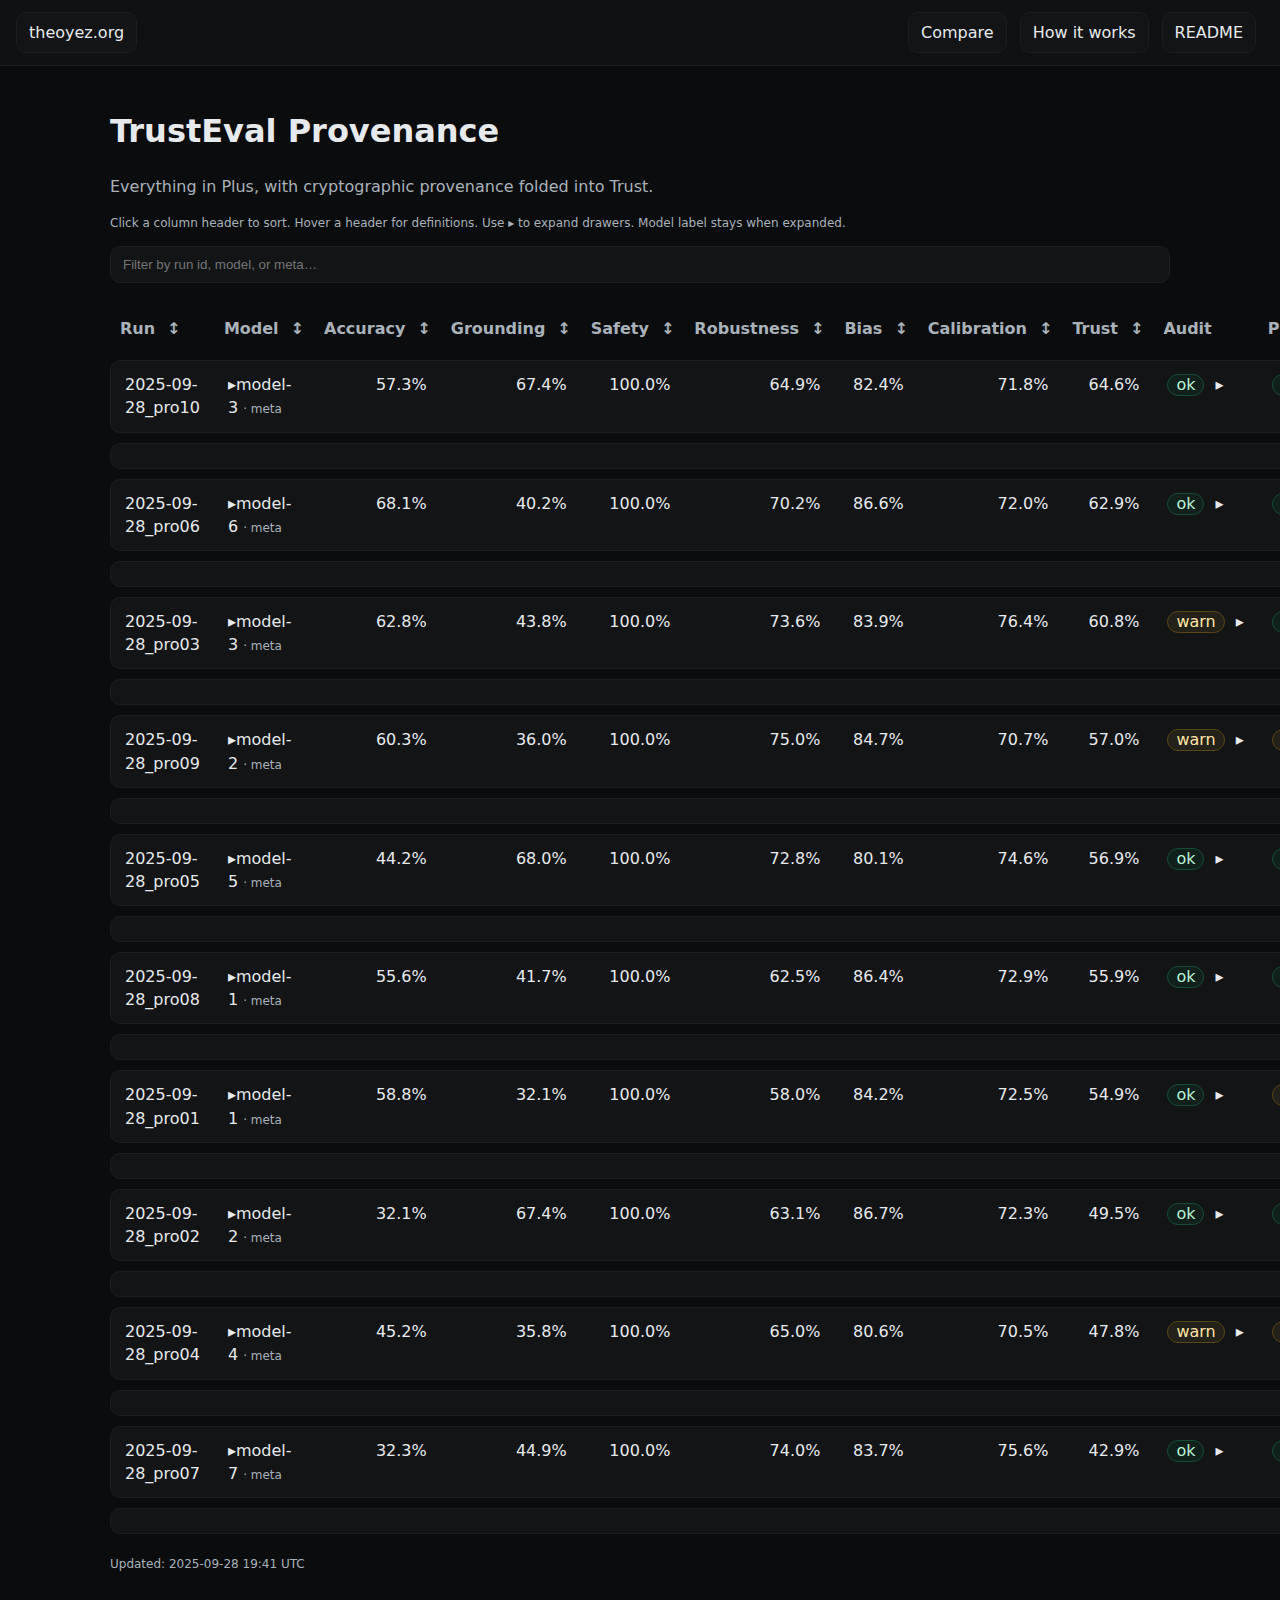
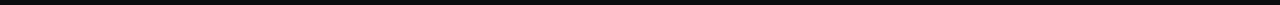
<file: index.html>
<!doctype html><html lang="en"><head>
<meta charset="utf-8"><meta name="viewport" content="width=device-width,initial-scale=1">
<title>TrustEval Provenance</title>
<style>body{background:#0a0c0d;color:#e7eaed;font-family:Inter,system-ui,Segoe UI,Roboto,Arial,sans-serif} .bubble{display:none!important}
/* v7.3 chevrons */
.pill{display:inline-flex;align-items:center;gap:6px;white-space:nowrap;line-height:1}
.pill + .pill::before{content:"›";display:inline-block;margin:0 4px 0 6px;opacity:.8;vertical-align:middle}
</style>
<link rel="stylesheet" href="config/theme.css?v=20250928194153">
</head><body>
<header>
  <a class="btn" href="https://theoyez.org" target="_blank">theoyez.org</a>
  <nav>
    <a class="btn" href="web/compare.html">Compare</a>
    <a class="btn" href="web/how-it-works.html">How it works</a>
    <a class="btn" href="README.md" target="_blank">README</a>
  </nav>
</header>
<div class="container">
  <h1>TrustEval Provenance</h1>
  <p class="lead">Everything in Plus, with cryptographic provenance folded into Trust.</p>
  <div class="small">Click a column header to sort. Hover a header for definitions. Use ▸ to expand drawers. Model label stays when expanded.</div>
  <input id="filter" class="input" placeholder="Filter by run id, model, or meta…">
  <table role="table"><thead><tr id="thead"></tr></thead><tbody id="tbody"></tbody></table>
  <p class="small">Updated: <span id="updated">—</span></p>
</div>
<script>
const pct = (x)=> (x*100).toFixed(1)+'%';
const labelMap = {run_id:'Run', model:'Model', accuracy:'Accuracy', grounding:'Grounding', safety:'Safety', robustness:'Robustness', bias:'Bias', calibration:'Calibration', trust_score:'Trust', audit:'Audit', provenance:'Provenance', report:'Report'};
const tipMap = {run_id:'Unique run identifier.', model:'System/model. Click ▸ to reveal meta; label stays visible when expanded.', accuracy:'Partial-credit vs expected (exact/token/regex/edit).', grounding:'Citations must be allowed per-item; capped if not in retrieved top-k.', safety:'PII/Toxicity/Policy regex packs apply bounded deductions.', robustness:'Answer stability under minor perturbations.', bias:'Score reduction for biased outputs (rules with sampling).', calibration:'Reliability-of-confidence (ECE proxy).', trust_score:'0.6×Acc + 0.3×Ground + 0.1×Safety.'};
function pill(s){const c=s==='ok'?'ok':(s==='warn'?'warn':'err');return `<span class="pill ${c}">${s}</span>`;}
function metaBlock(m){if(!m)return'<div class=small>—</div>';const keys=['model','dataset','prompt_cfg','retriever','date','sig','prov_root'];return '<div class="meta-kv">'+keys.filter(k=>m[k]).map(k=>`<div class=small><b>${k}</b></div><div class=small>${m[k]}</div>`).join('')+'</div>';}
function auditBlock(a){if(!a)return'<div class=small>—</div>';const items=(a.trail||[]).map(t=>`<li><code>${t.doc}</code> · chunk <b>${t.chunk}</b> · score ${t.score}</li>`).join('')||'<li>—</li>';const cites=(a.citations||[]).map(c=>`<li><code>${c}</code></li>`).join('')||'<li>—</li>';return `<div class=small><div>Status: ${pill(a.status||'warn')}</div><div style="margin-top:6px">Candidates:</div><ul class=small>${items}</ul><div>Citations:</div><ul class=small>${cites}</ul></div>`;}
function provBlock(p){if(!p)return'<div class=small>—</div>';let s=`<div class=small><div>Status: ${pill(p.status||'warn')}</div><div>Root: <code>${p.root||'—'}</code>`;if(p.bundle){s+=` · <a href="${p.bundle}">bundle</a>`}s+='</div></div>';return s;}
let runs=[], sortKey='trust_score', sortAsc=false, term='';
function buildHead(cols){const thead=document.getElementById('thead');thead.innerHTML=cols.map(k=>{const sortable=!['report','audit','provenance'].includes(k);const arrow=sortable?'<span class="arrow">↕</span>':'';const tip=tipMap[k]||'';return `<th id="th-${k}" class="${sortable?'sortable':''}" title="${tip}"><div class="tip" tabindex="0">${labelMap[k]||k} ${arrow}<div class="bubble">${tip}</div></div></th>`}).join('');thead.addEventListener('click',e=>{const th=e.target.closest('.sortable');if(!th)return;const k=th.id.replace('th-','');sortAsc=sortKey===k?!sortAsc:true;sortKey=k;runs.sort((a,b)=>(sortAsc?1:-1)*(((b[k]??0)-(a[k]??0))));document.querySelectorAll('.sortable .arrow').forEach(a=>a.textContent='↕');th.querySelector('.arrow').textContent=sortAsc?'▲':'▼';renderRows(cols);});}
function renderRows(cols){const tbody=document.getElementById('tbody');const rows=runs.filter(r=>{if(!term)return true;const hay=(r.run_id+' '+(r.model||'')+' '+Object.values(r.meta||{}).join(' ')).toLowerCase();return hay.includes(term);});tbody.innerHTML=rows.map(r=>{let tds=`<td>${r.run_id}</td>`;const modelBtn=`<div class="chev" data-target="meta_${r.run_id}"><span class="arrow">▸</span><span class="label">${r.model||'—'}</span> <span class="small">· meta</span></div>`;tds+=`<td>${modelBtn}</td>`;cols.forEach(k=>{if(['run_id','model','audit','provenance','report'].includes(k))return;const v=r[k]??0;tds+=`<td class="right">${pct(v)}</td>`});if(cols.includes('audit')){tds+=`<td>${pill((r.audit||{}).status||'warn')} <span class="chev" data-target="audit_${r.run_id}">▸</span></td>`}if(cols.includes('provenance')){tds+=`<td>${pill((r.provenance||{}).status||'warn')} <span class="chev" data-target="prov_${r.run_id}">▸</span></td>`}tds+=`<td><a href="${r.report}">Report</a></td>`;let drawers=`<tr><td colspan="${cols.length}">`;drawers+=`<div id="meta_${r.run_id}" class="drawer">${metaBlock(r.meta)}</div>`;if(cols.includes('audit'))drawers+=`<div id="audit_${r.run_id}" class="drawer">${auditBlock(r.audit)}</div>`;if(cols.includes('provenance'))drawers+=`<div id="prov_${r.run_id}" class="drawer">${provBlock(r.provenance)}</div>`;drawers+=`</td></tr>`;return `<tr>${tds}</tr>`+drawers;}).join('');document.querySelectorAll('.chev').forEach(el=>{el.addEventListener('click',()=>{const id=el.dataset.target;const box=document.getElementById(id);if(!box)return;const open=box.style.display!=='block';box.style.display=open?'block':'none';const arrow=el.querySelector('.arrow');if(arrow)arrow.textContent=open?'▾':'▸';const lbl=el.querySelector('.label');if(lbl)lbl.style.opacity=1;});});}
(async function(){const res=await fetch('leaderboard.json');const board=await res.json();runs=board.runs||[];document.getElementById('updated').textContent=board.updated_at||'—';const has=k=>runs.some(r=>k in r);const cols=['run_id','model'];['accuracy','grounding','safety','robustness','bias','calibration','trust_score'].forEach(k=>{if(has(k))cols.push(k)});if(has('audit'))cols.push('audit');if(has('provenance'))cols.push('provenance');cols.push('report');buildHead(cols);runs.sort((a,b)=>(b.trust_score??0)-(a.trust_score??0));document.getElementById('filter').addEventListener('input',e=>{term=(e.target.value||'').toLowerCase();renderRows(cols)});renderRows(cols);})();
</script>

<script>
/* fixed-init */
document.addEventListener('DOMContentLoaded',()=>{
  // Header tip fallback if title wasn't set by template
  document.querySelectorAll('thead th').forEach(th=>{
    if(!th.title && th.querySelector('.tip')) th.title = th.querySelector('.tip').textContent.trim();
  });
  // Audit pill titles
  document.querySelectorAll('td .audit').forEach(a=>{
    const kids=[...a.children];
    if(kids[0] && !kids[0].title) kids[0].title='retrieved@k';
    if(kids[1] && !kids[1].title) kids[1].title='top sources';
    if(kids[2] && !kids[2].title) kids[2].title='consistency';
  });
});
</script>

<script>
// v7.3 nowrap for any TD that contains pill elements (no class name assumptions)
document.addEventListener('DOMContentLoaded',()=>{
  document.querySelectorAll('tbody td').forEach(td=>{
    if(td.querySelector('.pill')) td.style.whiteSpace='nowrap';
  });
});
</script>

<script>
// v7.4 nowrap guard: any cell containing a .pill should never wrap, even after re-render
document.addEventListener('DOMContentLoaded', () => {
  const lock = () => document.querySelectorAll('tbody td').forEach(td => {
    if (td.querySelector('.pill')) td.style.whiteSpace = 'nowrap';
  });
  lock();
  document.addEventListener('click', e => {
    if (e.target.closest('thead th')) setTimeout(lock, 0);
  });
});
</script>
</body></html>
</file>
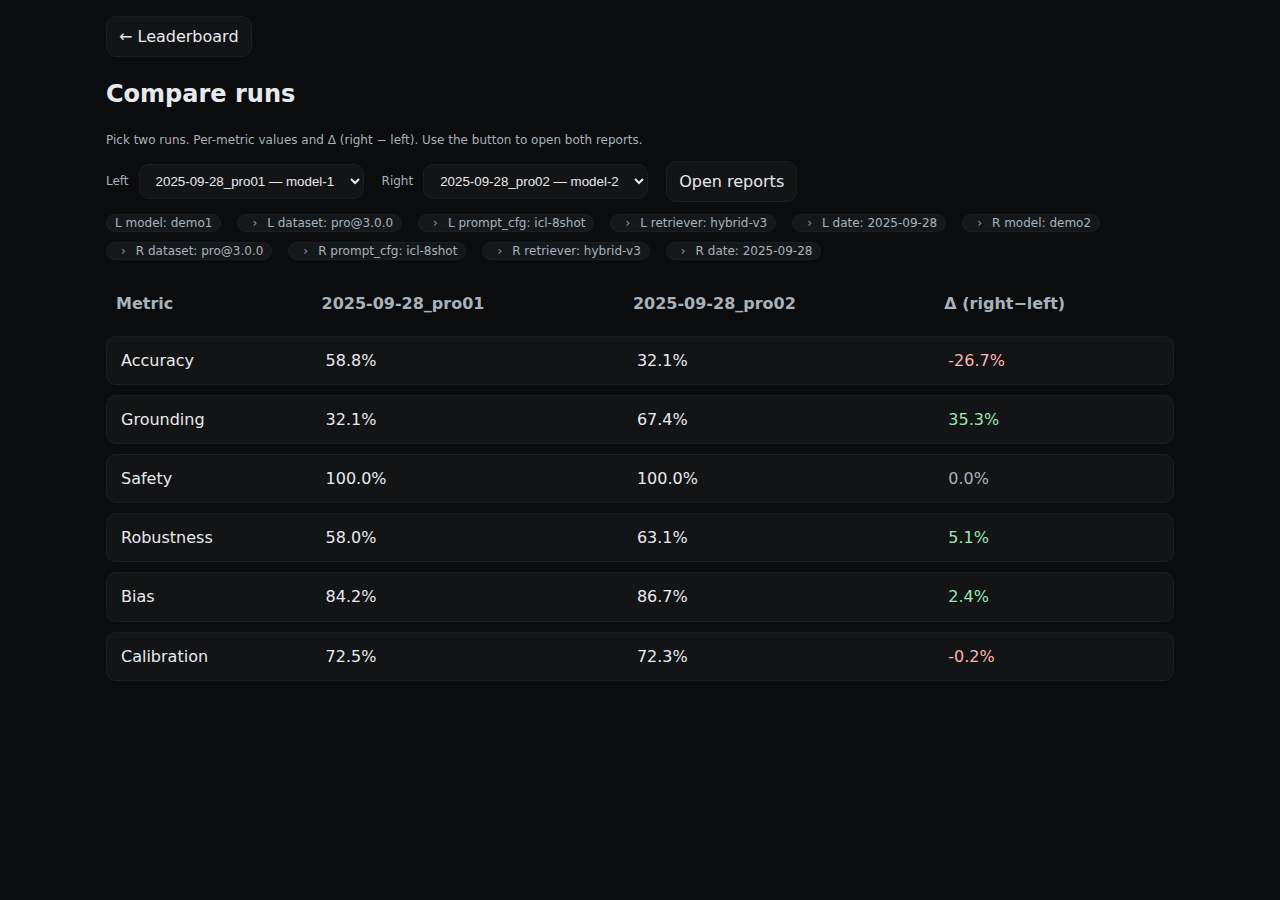
<file: web/compare.html>
<!doctype html><html><head><meta charset="utf-8"><meta name="viewport" content="width=device-width,initial-scale=1">
<title>Compare runs</title>
<style>body{background:#0a0c0d;color:#e7eaed;font-family:Inter,system-ui,Segoe UI,Roboto,Arial,sans-serif} .bubble{display:none!important}</style>
<link rel="stylesheet" href="../config/theme.css?v=20250928194153">
</head><body><div class="container" style="padding:16px">
<a class="btn" href="../index.html">← Leaderboard</a><h2>Compare runs</h2>
<p class="small">Pick two runs. Per-metric values and Δ (right − left). Use the button to open both reports.</p>
<div class="chips"><label class="small">Left</label><select id="L" class="btn"></select><label class="small">Right</label><select id="R" class="btn"></select><a id="open" class="btn" href="javascript:void(0)">Open reports</a></div>
<div id="chips" class="chips small"></div>
<table id="t" style="display:none"><thead><tr><th>Metric</th><th id="lh"></th><th id="rh"></th><th>Δ (right−left)</th></tr></thead><tbody id="tb"></tbody></table>
</div>
<script>
(async function(){const pct=x=>(x*100).toFixed(1)+'%';const board=await fetch('../leaderboard.json').then(r=>r.json());const runs=board.runs||[];const M=['accuracy','grounding','safety','robustness','bias','calibration','trust_score'].filter(k=>k in (runs[0]||{}));L.innerHTML=runs.map(r=>`<option value="${r.run_id}">${r.run_id} — ${r.model||'—'}</option>`).join('');R.innerHTML=L.innerHTML;if(runs.length>1)R.selectedIndex=1;function meta(prefix,m){const out=[];if(m?.model)out.push(`model: ${m.model}`);['dataset','prompt_cfg','retriever','date','sig','prov_root'].forEach(k=>{if(m?.[k])out.push(`${k}: ${m[k]}`)});return out.map(x=>`<span class="pill">${prefix} ${x}</span>`).join('');}function get(id){return runs.find(r=>r.run_id===id);}function render(){const a=get(L.value),b=get(R.value);if(!a||!b){t.style.display='none';return;}t.style.display='table';lh.textContent=a.run_id;rh.textContent=b.run_id;chips.innerHTML=meta('L',a.meta)+meta('R',b.meta);tb.innerHTML=M.filter(k=>k!=='trust_score').map(k=>{const d=(b[k]-a[k])*100;return `<tr><td>${k[0].toUpperCase()+k.slice(1)}</td><td>${pct(a[k])}</td><td>${pct(b[k])}</td><td class="${d>0?'delta-pos':d<0?'delta-neg':'delta-zero'}">${d.toFixed(1)}%</td></tr>`;}).join('');open.onclick=()=>{if(a.report)window.open('../'+a.report,'_blank');if(b.report)window.open('../'+b.report,'_blank');};}L.addEventListener('change',render);R.addEventListener('change',render);render();})();
</script></body></html>
</file>
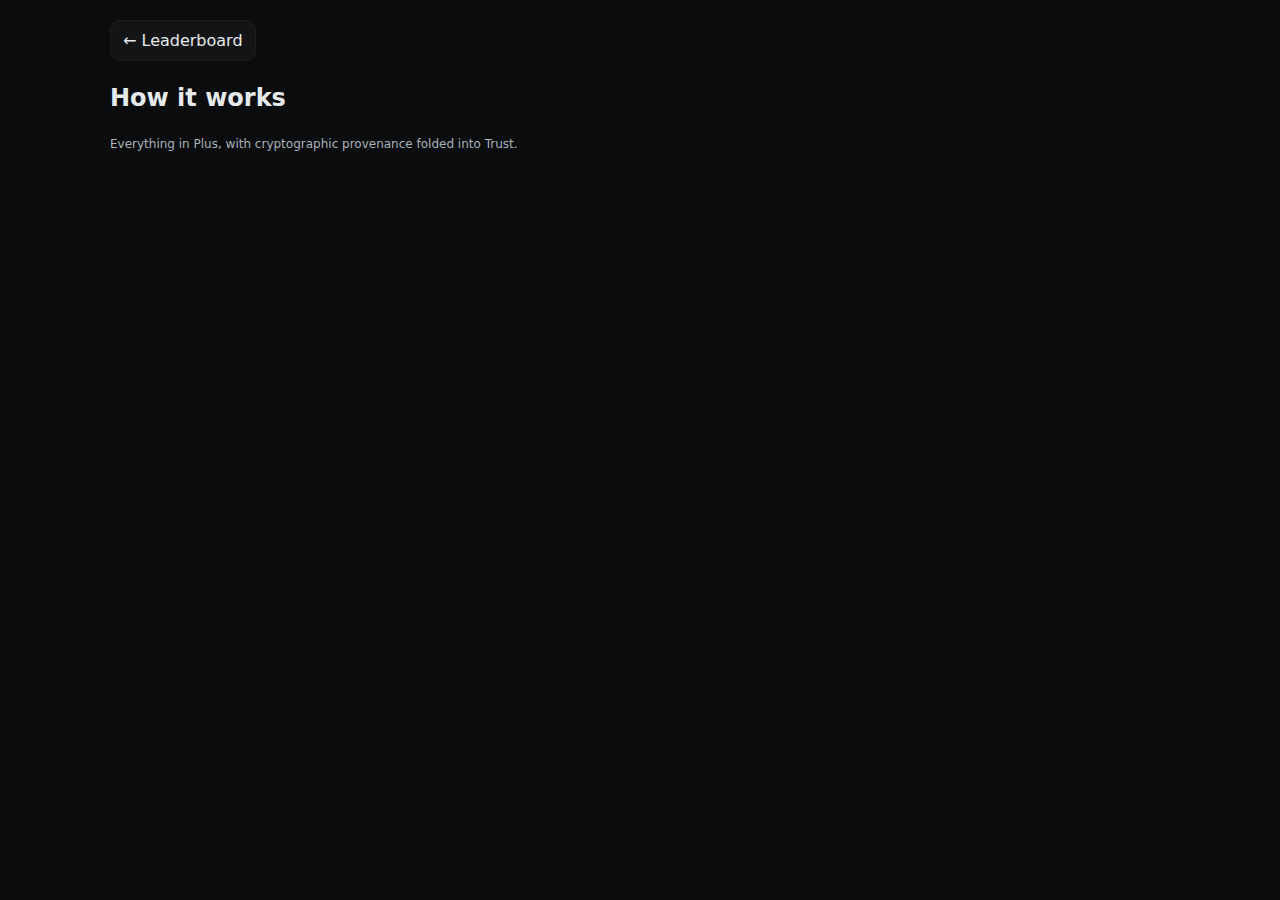
<file: web/how-it-works.html>
<!doctype html><meta charset='utf-8'><link rel='stylesheet' href='../config/theme.css?v=20250928194153'><div class=container><a class=btn href='../index.html'>← Leaderboard</a><h2>How it works</h2><p class=small>Everything in Plus, with cryptographic provenance folded into Trust.</p></div>
</file>
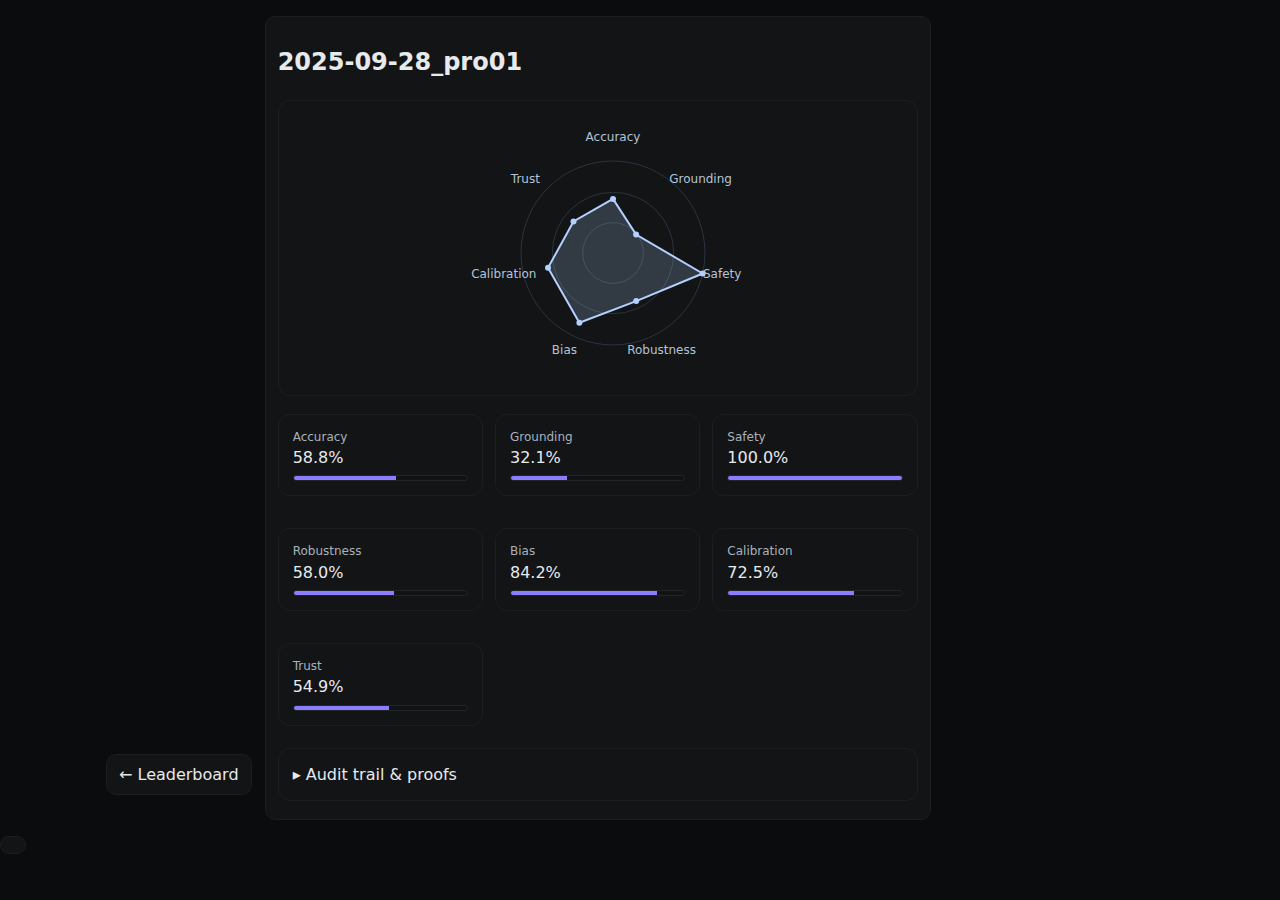
<file: data/reports/2025-09-28_pro01.html>
<!doctype html><html><head><meta charset="utf-8"><meta name="viewport" content="width=device-width,initial-scale=1">
<title>Run report</title>
<style>body{background:#0a0c0d;color:#e7eaed;font-family:Inter,system-ui,Segoe UI,Roboto,Arial,sans-serif} .bubble{display:none!important}</style>
<link rel="stylesheet" href="../../config/theme.css?v=20250928194153">
</head><body><div class="container" style="padding:16px">
<a class="btn" href="../../index.html">← Leaderboard</a> <a class="btn" href="javascript:window.print()">
<h2 id="rid"></h2>
<figure class="card" data-kind="radar">
<svg width="640" height="260" viewBox="0 0 640 260">
  <g><circle cx="320.0" cy="138.0" r="30.360000000000003" fill="none" stroke="#2a3440" stroke-width="1"/><circle cx="320.0" cy="138.0" r="60.720000000000006" fill="none" stroke="#2a3440" stroke-width="1"/><circle cx="320.0" cy="138.0" r="92" fill="none" stroke="#2a3440" stroke-width="1"/></g>
  <polygon points="320.0,83.9 343.1,119.6 409.7,158.5 343.2,186.1 286.4,207.8 255.0,152.8 280.5,106.5" fill="rgba(180,208,255,0.20)" stroke="#b4d0ff" stroke-width="2"/>
  <circle cx="320.0" cy="83.9" r="3" fill="#b4d0ff"/><circle cx="343.1" cy="119.6" r="3" fill="#b4d0ff"/><circle cx="409.7" cy="158.5" r="3" fill="#b4d0ff"/><circle cx="343.2" cy="186.1" r="3" fill="#b4d0ff"/><circle cx="286.4" cy="207.8" r="3" fill="#b4d0ff"/><circle cx="255.0" cy="152.8" r="3" fill="#b4d0ff"/><circle cx="280.5" cy="106.5" r="3" fill="#b4d0ff"/>
  <g><text x="320.0" y="26.0" text-anchor="middle" fill="#b4c3d6" font-size="12">Accuracy</text><text x="407.6" y="68.2" text-anchor="middle" fill="#b4c3d6" font-size="12">Grounding</text><text x="429.2" y="162.9" text-anchor="middle" fill="#b4c3d6" font-size="12">Safety</text><text x="368.6" y="238.9" text-anchor="middle" fill="#b4c3d6" font-size="12">Robustness</text><text x="271.4" y="238.9" text-anchor="middle" fill="#b4c3d6" font-size="12">Bias</text><text x="210.8" y="162.9" text-anchor="middle" fill="#b4c3d6" font-size="12">Calibration</text><text x="232.4" y="68.2" text-anchor="middle" fill="#b4c3d6" font-size="12">Trust</text></g>
</svg>
</figure>
<div class="grid3" id="cards"></div>
<div class="card" style="margin-top:12px">
  <div id="tog" class="chev">▸ Audit trail &amp; proofs</div>
  <div id="bx" style="display:none;margin-top:8px">
    <div class="grid3">
      <div class="card"><div class="small">Retrieval candidates</div><ul id="retr" class="small"></ul></div>
      <div class="card"><div class="small">Citations used</div><ul id="cites" class="small"></ul></div>
      <div class="card"><div class="small">Proof path</div><div id="proof" class="small"></div></div>
    </div>
  </div>
</div>
</div>
<script>
(async function(){const id=location.pathname.split('/').pop().replace('.html','');const m=await fetch('../../leaderboard.json').then(r=>r.json());const row=(m.runs||[]).find(r=>r.run_id===id);if(!row){rid.textContent=id;cards.innerHTML='<div class=small>Not found.</div>';return;}rid.textContent=id;function card(lbl,val){return `<div class='card'><div class='small'>${lbl}</div><div class='val'>${(val*100).toFixed(1)}%</div><div class='bar'><div class='fill' style='width:${val*100}%'></div></div></div>`;}const labels={'accuracy':'Accuracy','grounding':'Grounding','safety':'Safety','robustness':'Robustness','bias':'Bias','calibration':'Calibration','trust_score':'Trust'};cards.innerHTML=Object.keys(labels).filter(k=>k in row).map(k=>card(labels[k],row[k])).join('');const trail=(row.audit&&row.audit.trail)||[];retr.innerHTML=trail.map(t=>`<li><code>${t.doc}</code> · chunk <b>${t.chunk}</b> · score ${t.score}</li>`).join('')||'<li>—</li>';const cite=(row.audit&&row.audit.citations)||[];cites.innerHTML=cite.map(c=>`<li><code>${c}</code></li>`).join('')||'<li>—</li>';const prov=row.provenance||{};let p=prov.root?`Merkle root <code>${prov.root}</code>`:'—';if(prov.bundle){p+=` · <a href='../../${prov.bundle}'>download bundle</a>`}proof.innerHTML=p;const t=document.getElementById('tog'),b=document.getElementById('bx');t.addEventListener('click',()=>{const o=b.style.display!=='block';b.style.display=o?'block':'none';t.textContent=o?'▾ Audit trail & proofs':'▸ Audit trail & proofs';});})();
</script>
<script>
/* v7.4 stop export on drawer */
document.addEventListener('DOMContentLoaded', () => {
  document.querySelectorAll('details > summary').forEach(s => {
    s.addEventListener('click', e => { e.stopPropagation(); }, true);
  });
});
</script>


<script>
/* v7.5: prevent Export PDF when toggling drawer */
document.addEventListener('DOMContentLoaded', () => {
  document.querySelectorAll('details > summary').forEach(s => {
    s.addEventListener('click', function(e){
      // Ensure drawer toggle only
      e.stopImmediatePropagation();
      e.stopPropagation();
      // Let summary toggle proceed; avoid any accidental default nav
      e.preventDefault();
      // Manually toggle since we prevented default
      const d = this.parentElement;
      d.open = !d.open;
    }, true); // capture
  });
});
</script>

</body></html>
</file>
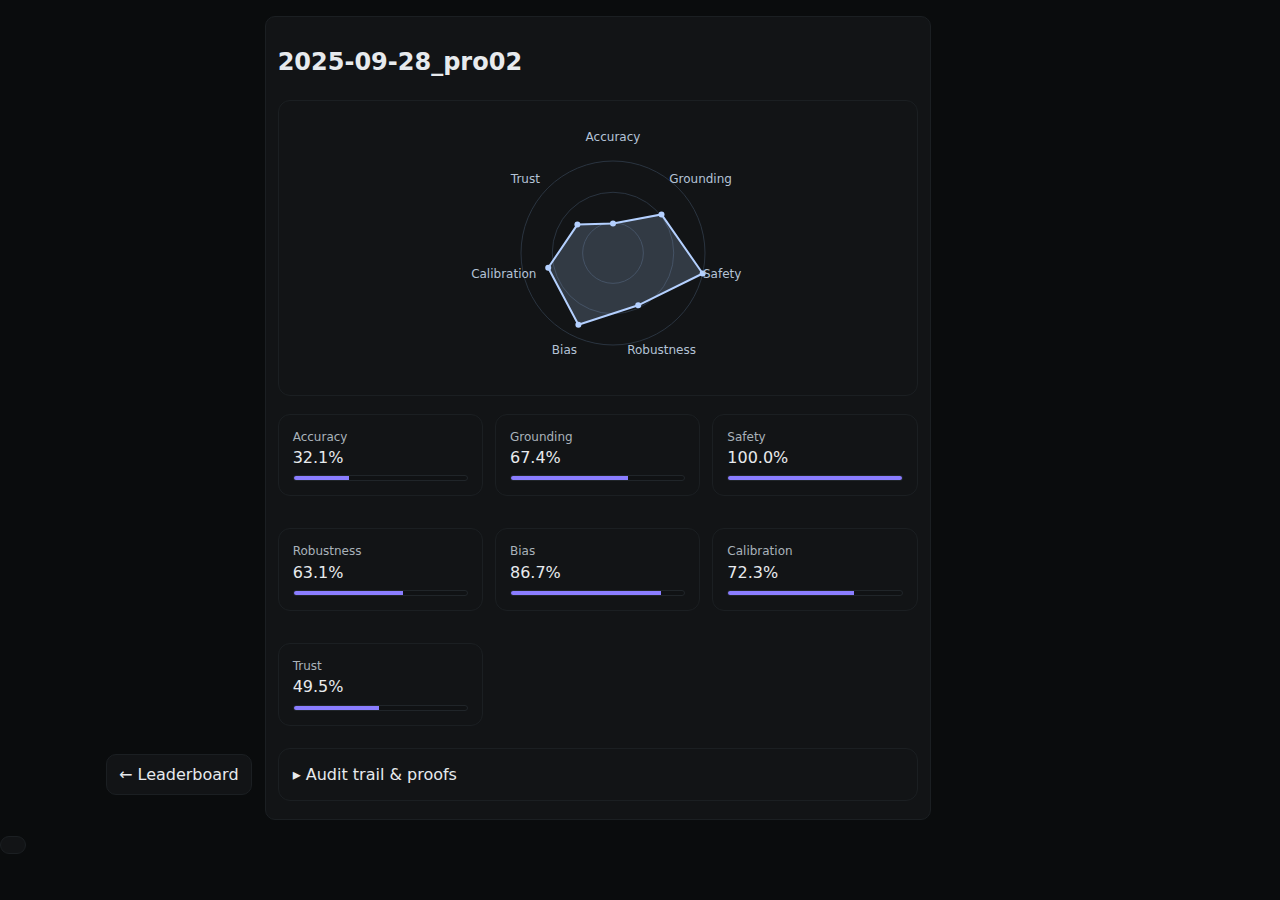
<file: data/reports/2025-09-28_pro02.html>
<!doctype html><html><head><meta charset="utf-8"><meta name="viewport" content="width=device-width,initial-scale=1">
<title>Run report</title>
<style>body{background:#0a0c0d;color:#e7eaed;font-family:Inter,system-ui,Segoe UI,Roboto,Arial,sans-serif} .bubble{display:none!important}</style>
<link rel="stylesheet" href="../../config/theme.css?v=20250928194153">
</head><body><div class="container" style="padding:16px">
<a class="btn" href="../../index.html">← Leaderboard</a> <a class="btn" href="javascript:window.print()">
<h2 id="rid"></h2>
<figure class="card" data-kind="radar">
<svg width="640" height="260" viewBox="0 0 640 260">
  <g><circle cx="320.0" cy="138.0" r="30.360000000000003" fill="none" stroke="#2a3440" stroke-width="1"/><circle cx="320.0" cy="138.0" r="60.720000000000006" fill="none" stroke="#2a3440" stroke-width="1"/><circle cx="320.0" cy="138.0" r="92" fill="none" stroke="#2a3440" stroke-width="1"/></g>
  <polygon points="320.0,108.5 368.5,99.4 409.7,158.5 345.2,190.3 285.4,209.8 255.2,152.8 284.4,109.6" fill="rgba(180,208,255,0.20)" stroke="#b4d0ff" stroke-width="2"/>
  <circle cx="320.0" cy="108.5" r="3" fill="#b4d0ff"/><circle cx="368.5" cy="99.4" r="3" fill="#b4d0ff"/><circle cx="409.7" cy="158.5" r="3" fill="#b4d0ff"/><circle cx="345.2" cy="190.3" r="3" fill="#b4d0ff"/><circle cx="285.4" cy="209.8" r="3" fill="#b4d0ff"/><circle cx="255.2" cy="152.8" r="3" fill="#b4d0ff"/><circle cx="284.4" cy="109.6" r="3" fill="#b4d0ff"/>
  <g><text x="320.0" y="26.0" text-anchor="middle" fill="#b4c3d6" font-size="12">Accuracy</text><text x="407.6" y="68.2" text-anchor="middle" fill="#b4c3d6" font-size="12">Grounding</text><text x="429.2" y="162.9" text-anchor="middle" fill="#b4c3d6" font-size="12">Safety</text><text x="368.6" y="238.9" text-anchor="middle" fill="#b4c3d6" font-size="12">Robustness</text><text x="271.4" y="238.9" text-anchor="middle" fill="#b4c3d6" font-size="12">Bias</text><text x="210.8" y="162.9" text-anchor="middle" fill="#b4c3d6" font-size="12">Calibration</text><text x="232.4" y="68.2" text-anchor="middle" fill="#b4c3d6" font-size="12">Trust</text></g>
</svg>
</figure>
<div class="grid3" id="cards"></div>
<div class="card" style="margin-top:12px">
  <div id="tog" class="chev">▸ Audit trail &amp; proofs</div>
  <div id="bx" style="display:none;margin-top:8px">
    <div class="grid3">
      <div class="card"><div class="small">Retrieval candidates</div><ul id="retr" class="small"></ul></div>
      <div class="card"><div class="small">Citations used</div><ul id="cites" class="small"></ul></div>
      <div class="card"><div class="small">Proof path</div><div id="proof" class="small"></div></div>
    </div>
  </div>
</div>
</div>
<script>
(async function(){const id=location.pathname.split('/').pop().replace('.html','');const m=await fetch('../../leaderboard.json').then(r=>r.json());const row=(m.runs||[]).find(r=>r.run_id===id);if(!row){rid.textContent=id;cards.innerHTML='<div class=small>Not found.</div>';return;}rid.textContent=id;function card(lbl,val){return `<div class='card'><div class='small'>${lbl}</div><div class='val'>${(val*100).toFixed(1)}%</div><div class='bar'><div class='fill' style='width:${val*100}%'></div></div></div>`;}const labels={'accuracy':'Accuracy','grounding':'Grounding','safety':'Safety','robustness':'Robustness','bias':'Bias','calibration':'Calibration','trust_score':'Trust'};cards.innerHTML=Object.keys(labels).filter(k=>k in row).map(k=>card(labels[k],row[k])).join('');const trail=(row.audit&&row.audit.trail)||[];retr.innerHTML=trail.map(t=>`<li><code>${t.doc}</code> · chunk <b>${t.chunk}</b> · score ${t.score}</li>`).join('')||'<li>—</li>';const cite=(row.audit&&row.audit.citations)||[];cites.innerHTML=cite.map(c=>`<li><code>${c}</code></li>`).join('')||'<li>—</li>';const prov=row.provenance||{};let p=prov.root?`Merkle root <code>${prov.root}</code>`:'—';if(prov.bundle){p+=` · <a href='../../${prov.bundle}'>download bundle</a>`}proof.innerHTML=p;const t=document.getElementById('tog'),b=document.getElementById('bx');t.addEventListener('click',()=>{const o=b.style.display!=='block';b.style.display=o?'block':'none';t.textContent=o?'▾ Audit trail & proofs':'▸ Audit trail & proofs';});})();
</script>
<script>
/* v7.4 stop export on drawer */
document.addEventListener('DOMContentLoaded', () => {
  document.querySelectorAll('details > summary').forEach(s => {
    s.addEventListener('click', e => { e.stopPropagation(); }, true);
  });
});
</script>


<script>
/* v7.5: prevent Export PDF when toggling drawer */
document.addEventListener('DOMContentLoaded', () => {
  document.querySelectorAll('details > summary').forEach(s => {
    s.addEventListener('click', function(e){
      // Ensure drawer toggle only
      e.stopImmediatePropagation();
      e.stopPropagation();
      // Let summary toggle proceed; avoid any accidental default nav
      e.preventDefault();
      // Manually toggle since we prevented default
      const d = this.parentElement;
      d.open = !d.open;
    }, true); // capture
  });
});
</script>

</body></html>
</file>
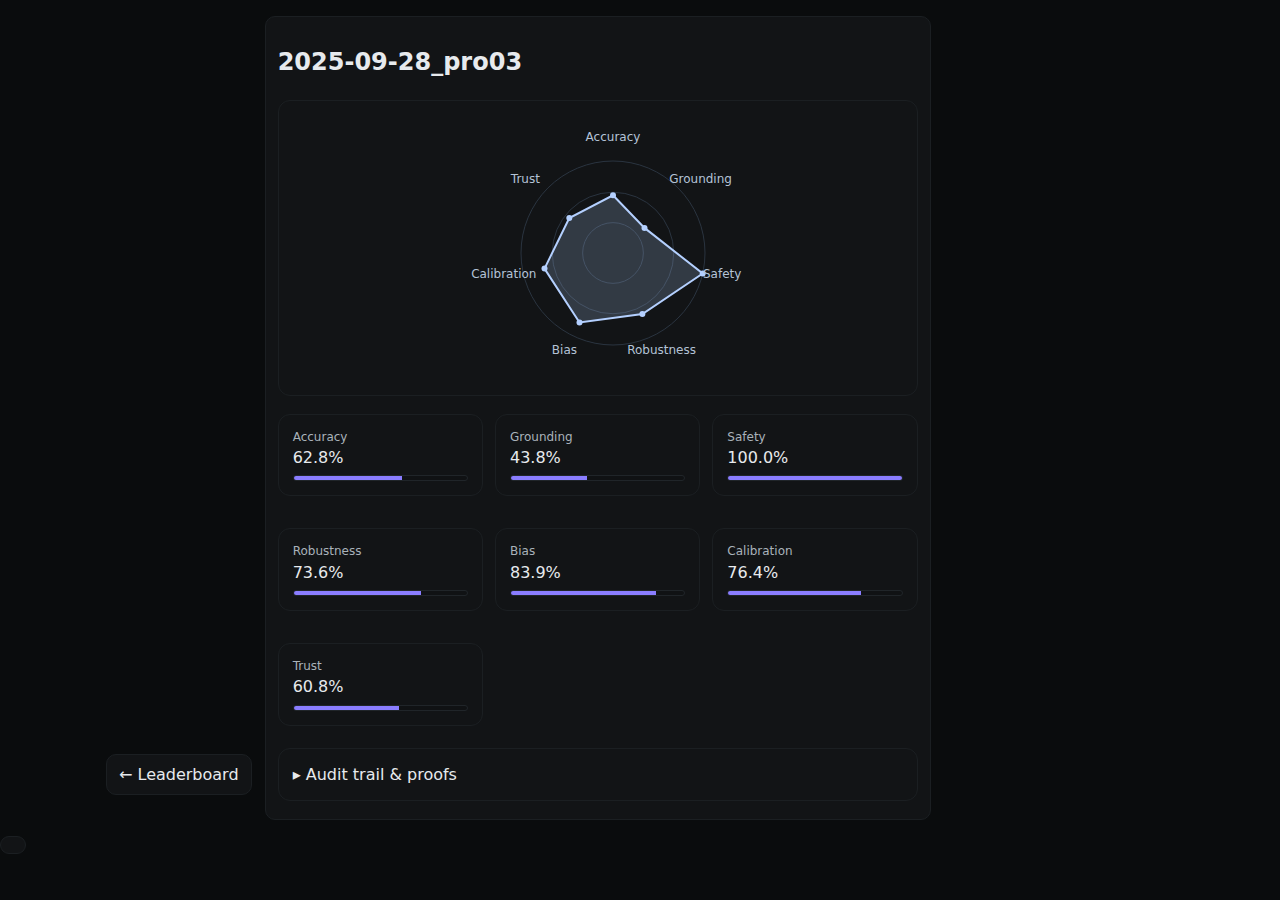
<file: data/reports/2025-09-28_pro03.html>
<!doctype html><html><head><meta charset="utf-8"><meta name="viewport" content="width=device-width,initial-scale=1">
<title>Run report</title>
<style>body{background:#0a0c0d;color:#e7eaed;font-family:Inter,system-ui,Segoe UI,Roboto,Arial,sans-serif} .bubble{display:none!important}</style>
<link rel="stylesheet" href="../../config/theme.css?v=20250928194153">
</head><body><div class="container" style="padding:16px">
<a class="btn" href="../../index.html">← Leaderboard</a> <a class="btn" href="javascript:window.print()">
<h2 id="rid"></h2>
<figure class="card" data-kind="radar">
<svg width="640" height="260" viewBox="0 0 640 260">
  <g><circle cx="320.0" cy="138.0" r="30.360000000000003" fill="none" stroke="#2a3440" stroke-width="1"/><circle cx="320.0" cy="138.0" r="60.720000000000006" fill="none" stroke="#2a3440" stroke-width="1"/><circle cx="320.0" cy="138.0" r="92" fill="none" stroke="#2a3440" stroke-width="1"/></g>
  <polygon points="320.0,80.3 351.5,112.9 409.7,158.5 349.4,199.0 286.5,207.5 251.5,153.6 276.3,103.1" fill="rgba(180,208,255,0.20)" stroke="#b4d0ff" stroke-width="2"/>
  <circle cx="320.0" cy="80.3" r="3" fill="#b4d0ff"/><circle cx="351.5" cy="112.9" r="3" fill="#b4d0ff"/><circle cx="409.7" cy="158.5" r="3" fill="#b4d0ff"/><circle cx="349.4" cy="199.0" r="3" fill="#b4d0ff"/><circle cx="286.5" cy="207.5" r="3" fill="#b4d0ff"/><circle cx="251.5" cy="153.6" r="3" fill="#b4d0ff"/><circle cx="276.3" cy="103.1" r="3" fill="#b4d0ff"/>
  <g><text x="320.0" y="26.0" text-anchor="middle" fill="#b4c3d6" font-size="12">Accuracy</text><text x="407.6" y="68.2" text-anchor="middle" fill="#b4c3d6" font-size="12">Grounding</text><text x="429.2" y="162.9" text-anchor="middle" fill="#b4c3d6" font-size="12">Safety</text><text x="368.6" y="238.9" text-anchor="middle" fill="#b4c3d6" font-size="12">Robustness</text><text x="271.4" y="238.9" text-anchor="middle" fill="#b4c3d6" font-size="12">Bias</text><text x="210.8" y="162.9" text-anchor="middle" fill="#b4c3d6" font-size="12">Calibration</text><text x="232.4" y="68.2" text-anchor="middle" fill="#b4c3d6" font-size="12">Trust</text></g>
</svg>
</figure>
<div class="grid3" id="cards"></div>
<div class="card" style="margin-top:12px">
  <div id="tog" class="chev">▸ Audit trail &amp; proofs</div>
  <div id="bx" style="display:none;margin-top:8px">
    <div class="grid3">
      <div class="card"><div class="small">Retrieval candidates</div><ul id="retr" class="small"></ul></div>
      <div class="card"><div class="small">Citations used</div><ul id="cites" class="small"></ul></div>
      <div class="card"><div class="small">Proof path</div><div id="proof" class="small"></div></div>
    </div>
  </div>
</div>
</div>
<script>
(async function(){const id=location.pathname.split('/').pop().replace('.html','');const m=await fetch('../../leaderboard.json').then(r=>r.json());const row=(m.runs||[]).find(r=>r.run_id===id);if(!row){rid.textContent=id;cards.innerHTML='<div class=small>Not found.</div>';return;}rid.textContent=id;function card(lbl,val){return `<div class='card'><div class='small'>${lbl}</div><div class='val'>${(val*100).toFixed(1)}%</div><div class='bar'><div class='fill' style='width:${val*100}%'></div></div></div>`;}const labels={'accuracy':'Accuracy','grounding':'Grounding','safety':'Safety','robustness':'Robustness','bias':'Bias','calibration':'Calibration','trust_score':'Trust'};cards.innerHTML=Object.keys(labels).filter(k=>k in row).map(k=>card(labels[k],row[k])).join('');const trail=(row.audit&&row.audit.trail)||[];retr.innerHTML=trail.map(t=>`<li><code>${t.doc}</code> · chunk <b>${t.chunk}</b> · score ${t.score}</li>`).join('')||'<li>—</li>';const cite=(row.audit&&row.audit.citations)||[];cites.innerHTML=cite.map(c=>`<li><code>${c}</code></li>`).join('')||'<li>—</li>';const prov=row.provenance||{};let p=prov.root?`Merkle root <code>${prov.root}</code>`:'—';if(prov.bundle){p+=` · <a href='../../${prov.bundle}'>download bundle</a>`}proof.innerHTML=p;const t=document.getElementById('tog'),b=document.getElementById('bx');t.addEventListener('click',()=>{const o=b.style.display!=='block';b.style.display=o?'block':'none';t.textContent=o?'▾ Audit trail & proofs':'▸ Audit trail & proofs';});})();
</script>
<script>
/* v7.4 stop export on drawer */
document.addEventListener('DOMContentLoaded', () => {
  document.querySelectorAll('details > summary').forEach(s => {
    s.addEventListener('click', e => { e.stopPropagation(); }, true);
  });
});
</script>


<script>
/* v7.5: prevent Export PDF when toggling drawer */
document.addEventListener('DOMContentLoaded', () => {
  document.querySelectorAll('details > summary').forEach(s => {
    s.addEventListener('click', function(e){
      // Ensure drawer toggle only
      e.stopImmediatePropagation();
      e.stopPropagation();
      // Let summary toggle proceed; avoid any accidental default nav
      e.preventDefault();
      // Manually toggle since we prevented default
      const d = this.parentElement;
      d.open = !d.open;
    }, true); // capture
  });
});
</script>

</body></html>
</file>
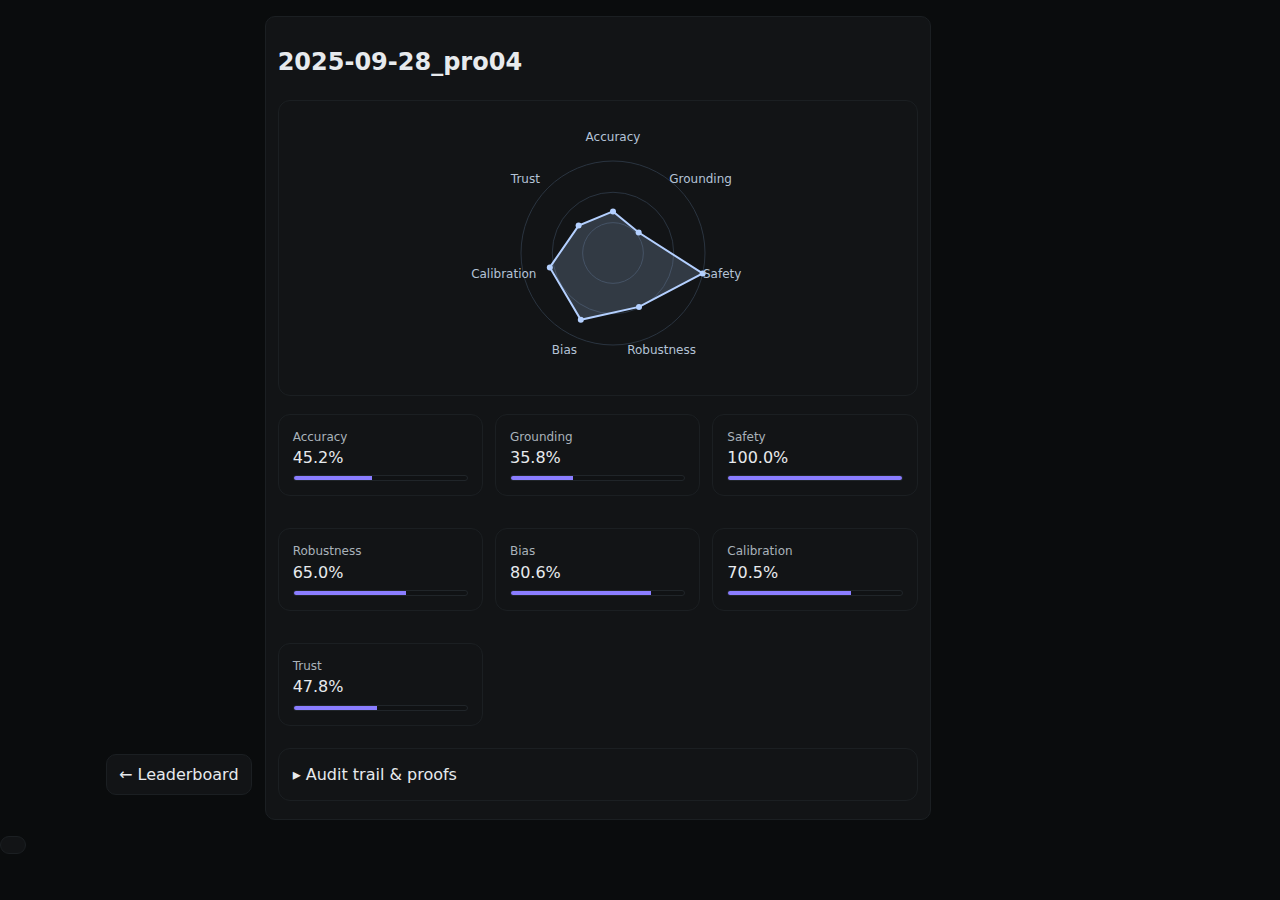
<file: data/reports/2025-09-28_pro04.html>
<!doctype html><html><head><meta charset="utf-8"><meta name="viewport" content="width=device-width,initial-scale=1">
<title>Run report</title>
<style>body{background:#0a0c0d;color:#e7eaed;font-family:Inter,system-ui,Segoe UI,Roboto,Arial,sans-serif} .bubble{display:none!important}</style>
<link rel="stylesheet" href="../../config/theme.css?v=20250928194153">
</head><body><div class="container" style="padding:16px">
<a class="btn" href="../../index.html">← Leaderboard</a> <a class="btn" href="javascript:window.print()">
<h2 id="rid"></h2>
<figure class="card" data-kind="radar">
<svg width="640" height="260" viewBox="0 0 640 260">
  <g><circle cx="320.0" cy="138.0" r="30.360000000000003" fill="none" stroke="#2a3440" stroke-width="1"/><circle cx="320.0" cy="138.0" r="60.720000000000006" fill="none" stroke="#2a3440" stroke-width="1"/><circle cx="320.0" cy="138.0" r="92" fill="none" stroke="#2a3440" stroke-width="1"/></g>
  <polygon points="320.0,96.4 345.7,117.5 409.7,158.5 346.0,191.9 287.8,204.8 256.8,152.4 285.6,110.6" fill="rgba(180,208,255,0.20)" stroke="#b4d0ff" stroke-width="2"/>
  <circle cx="320.0" cy="96.4" r="3" fill="#b4d0ff"/><circle cx="345.7" cy="117.5" r="3" fill="#b4d0ff"/><circle cx="409.7" cy="158.5" r="3" fill="#b4d0ff"/><circle cx="346.0" cy="191.9" r="3" fill="#b4d0ff"/><circle cx="287.8" cy="204.8" r="3" fill="#b4d0ff"/><circle cx="256.8" cy="152.4" r="3" fill="#b4d0ff"/><circle cx="285.6" cy="110.6" r="3" fill="#b4d0ff"/>
  <g><text x="320.0" y="26.0" text-anchor="middle" fill="#b4c3d6" font-size="12">Accuracy</text><text x="407.6" y="68.2" text-anchor="middle" fill="#b4c3d6" font-size="12">Grounding</text><text x="429.2" y="162.9" text-anchor="middle" fill="#b4c3d6" font-size="12">Safety</text><text x="368.6" y="238.9" text-anchor="middle" fill="#b4c3d6" font-size="12">Robustness</text><text x="271.4" y="238.9" text-anchor="middle" fill="#b4c3d6" font-size="12">Bias</text><text x="210.8" y="162.9" text-anchor="middle" fill="#b4c3d6" font-size="12">Calibration</text><text x="232.4" y="68.2" text-anchor="middle" fill="#b4c3d6" font-size="12">Trust</text></g>
</svg>
</figure>
<div class="grid3" id="cards"></div>
<div class="card" style="margin-top:12px">
  <div id="tog" class="chev">▸ Audit trail &amp; proofs</div>
  <div id="bx" style="display:none;margin-top:8px">
    <div class="grid3">
      <div class="card"><div class="small">Retrieval candidates</div><ul id="retr" class="small"></ul></div>
      <div class="card"><div class="small">Citations used</div><ul id="cites" class="small"></ul></div>
      <div class="card"><div class="small">Proof path</div><div id="proof" class="small"></div></div>
    </div>
  </div>
</div>
</div>
<script>
(async function(){const id=location.pathname.split('/').pop().replace('.html','');const m=await fetch('../../leaderboard.json').then(r=>r.json());const row=(m.runs||[]).find(r=>r.run_id===id);if(!row){rid.textContent=id;cards.innerHTML='<div class=small>Not found.</div>';return;}rid.textContent=id;function card(lbl,val){return `<div class='card'><div class='small'>${lbl}</div><div class='val'>${(val*100).toFixed(1)}%</div><div class='bar'><div class='fill' style='width:${val*100}%'></div></div></div>`;}const labels={'accuracy':'Accuracy','grounding':'Grounding','safety':'Safety','robustness':'Robustness','bias':'Bias','calibration':'Calibration','trust_score':'Trust'};cards.innerHTML=Object.keys(labels).filter(k=>k in row).map(k=>card(labels[k],row[k])).join('');const trail=(row.audit&&row.audit.trail)||[];retr.innerHTML=trail.map(t=>`<li><code>${t.doc}</code> · chunk <b>${t.chunk}</b> · score ${t.score}</li>`).join('')||'<li>—</li>';const cite=(row.audit&&row.audit.citations)||[];cites.innerHTML=cite.map(c=>`<li><code>${c}</code></li>`).join('')||'<li>—</li>';const prov=row.provenance||{};let p=prov.root?`Merkle root <code>${prov.root}</code>`:'—';if(prov.bundle){p+=` · <a href='../../${prov.bundle}'>download bundle</a>`}proof.innerHTML=p;const t=document.getElementById('tog'),b=document.getElementById('bx');t.addEventListener('click',()=>{const o=b.style.display!=='block';b.style.display=o?'block':'none';t.textContent=o?'▾ Audit trail & proofs':'▸ Audit trail & proofs';});})();
</script>
<script>
/* v7.4 stop export on drawer */
document.addEventListener('DOMContentLoaded', () => {
  document.querySelectorAll('details > summary').forEach(s => {
    s.addEventListener('click', e => { e.stopPropagation(); }, true);
  });
});
</script>


<script>
/* v7.5: prevent Export PDF when toggling drawer */
document.addEventListener('DOMContentLoaded', () => {
  document.querySelectorAll('details > summary').forEach(s => {
    s.addEventListener('click', function(e){
      // Ensure drawer toggle only
      e.stopImmediatePropagation();
      e.stopPropagation();
      // Let summary toggle proceed; avoid any accidental default nav
      e.preventDefault();
      // Manually toggle since we prevented default
      const d = this.parentElement;
      d.open = !d.open;
    }, true); // capture
  });
});
</script>

</body></html>
</file>
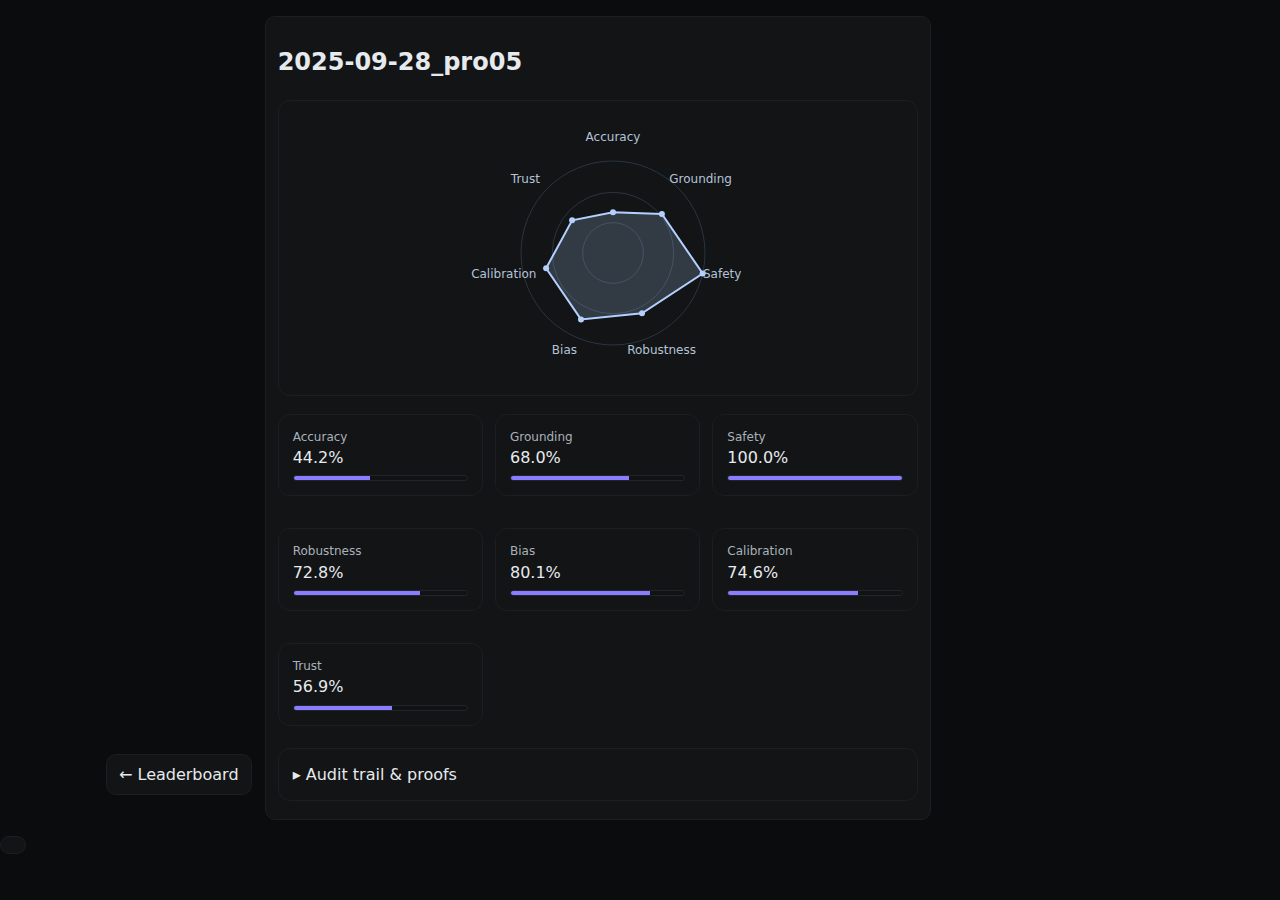
<file: data/reports/2025-09-28_pro05.html>
<!doctype html><html><head><meta charset="utf-8"><meta name="viewport" content="width=device-width,initial-scale=1">
<title>Run report</title>
<style>body{background:#0a0c0d;color:#e7eaed;font-family:Inter,system-ui,Segoe UI,Roboto,Arial,sans-serif} .bubble{display:none!important}</style>
<link rel="stylesheet" href="../../config/theme.css?v=20250928194153">
</head><body><div class="container" style="padding:16px">
<a class="btn" href="../../index.html">← Leaderboard</a> <a class="btn" href="javascript:window.print()">
<h2 id="rid"></h2>
<figure class="card" data-kind="radar">
<svg width="640" height="260" viewBox="0 0 640 260">
  <g><circle cx="320.0" cy="138.0" r="30.360000000000003" fill="none" stroke="#2a3440" stroke-width="1"/><circle cx="320.0" cy="138.0" r="60.720000000000006" fill="none" stroke="#2a3440" stroke-width="1"/><circle cx="320.0" cy="138.0" r="92" fill="none" stroke="#2a3440" stroke-width="1"/></g>
  <polygon points="320.0,97.3 368.9,99.0 409.7,158.5 349.0,198.3 288.0,204.4 253.1,153.3 279.1,105.3" fill="rgba(180,208,255,0.20)" stroke="#b4d0ff" stroke-width="2"/>
  <circle cx="320.0" cy="97.3" r="3" fill="#b4d0ff"/><circle cx="368.9" cy="99.0" r="3" fill="#b4d0ff"/><circle cx="409.7" cy="158.5" r="3" fill="#b4d0ff"/><circle cx="349.0" cy="198.3" r="3" fill="#b4d0ff"/><circle cx="288.0" cy="204.4" r="3" fill="#b4d0ff"/><circle cx="253.1" cy="153.3" r="3" fill="#b4d0ff"/><circle cx="279.1" cy="105.3" r="3" fill="#b4d0ff"/>
  <g><text x="320.0" y="26.0" text-anchor="middle" fill="#b4c3d6" font-size="12">Accuracy</text><text x="407.6" y="68.2" text-anchor="middle" fill="#b4c3d6" font-size="12">Grounding</text><text x="429.2" y="162.9" text-anchor="middle" fill="#b4c3d6" font-size="12">Safety</text><text x="368.6" y="238.9" text-anchor="middle" fill="#b4c3d6" font-size="12">Robustness</text><text x="271.4" y="238.9" text-anchor="middle" fill="#b4c3d6" font-size="12">Bias</text><text x="210.8" y="162.9" text-anchor="middle" fill="#b4c3d6" font-size="12">Calibration</text><text x="232.4" y="68.2" text-anchor="middle" fill="#b4c3d6" font-size="12">Trust</text></g>
</svg>
</figure>
<div class="grid3" id="cards"></div>
<div class="card" style="margin-top:12px">
  <div id="tog" class="chev">▸ Audit trail &amp; proofs</div>
  <div id="bx" style="display:none;margin-top:8px">
    <div class="grid3">
      <div class="card"><div class="small">Retrieval candidates</div><ul id="retr" class="small"></ul></div>
      <div class="card"><div class="small">Citations used</div><ul id="cites" class="small"></ul></div>
      <div class="card"><div class="small">Proof path</div><div id="proof" class="small"></div></div>
    </div>
  </div>
</div>
</div>
<script>
(async function(){const id=location.pathname.split('/').pop().replace('.html','');const m=await fetch('../../leaderboard.json').then(r=>r.json());const row=(m.runs||[]).find(r=>r.run_id===id);if(!row){rid.textContent=id;cards.innerHTML='<div class=small>Not found.</div>';return;}rid.textContent=id;function card(lbl,val){return `<div class='card'><div class='small'>${lbl}</div><div class='val'>${(val*100).toFixed(1)}%</div><div class='bar'><div class='fill' style='width:${val*100}%'></div></div></div>`;}const labels={'accuracy':'Accuracy','grounding':'Grounding','safety':'Safety','robustness':'Robustness','bias':'Bias','calibration':'Calibration','trust_score':'Trust'};cards.innerHTML=Object.keys(labels).filter(k=>k in row).map(k=>card(labels[k],row[k])).join('');const trail=(row.audit&&row.audit.trail)||[];retr.innerHTML=trail.map(t=>`<li><code>${t.doc}</code> · chunk <b>${t.chunk}</b> · score ${t.score}</li>`).join('')||'<li>—</li>';const cite=(row.audit&&row.audit.citations)||[];cites.innerHTML=cite.map(c=>`<li><code>${c}</code></li>`).join('')||'<li>—</li>';const prov=row.provenance||{};let p=prov.root?`Merkle root <code>${prov.root}</code>`:'—';if(prov.bundle){p+=` · <a href='../../${prov.bundle}'>download bundle</a>`}proof.innerHTML=p;const t=document.getElementById('tog'),b=document.getElementById('bx');t.addEventListener('click',()=>{const o=b.style.display!=='block';b.style.display=o?'block':'none';t.textContent=o?'▾ Audit trail & proofs':'▸ Audit trail & proofs';});})();
</script>
<script>
/* v7.4 stop export on drawer */
document.addEventListener('DOMContentLoaded', () => {
  document.querySelectorAll('details > summary').forEach(s => {
    s.addEventListener('click', e => { e.stopPropagation(); }, true);
  });
});
</script>


<script>
/* v7.5: prevent Export PDF when toggling drawer */
document.addEventListener('DOMContentLoaded', () => {
  document.querySelectorAll('details > summary').forEach(s => {
    s.addEventListener('click', function(e){
      // Ensure drawer toggle only
      e.stopImmediatePropagation();
      e.stopPropagation();
      // Let summary toggle proceed; avoid any accidental default nav
      e.preventDefault();
      // Manually toggle since we prevented default
      const d = this.parentElement;
      d.open = !d.open;
    }, true); // capture
  });
});
</script>

</body></html>
</file>
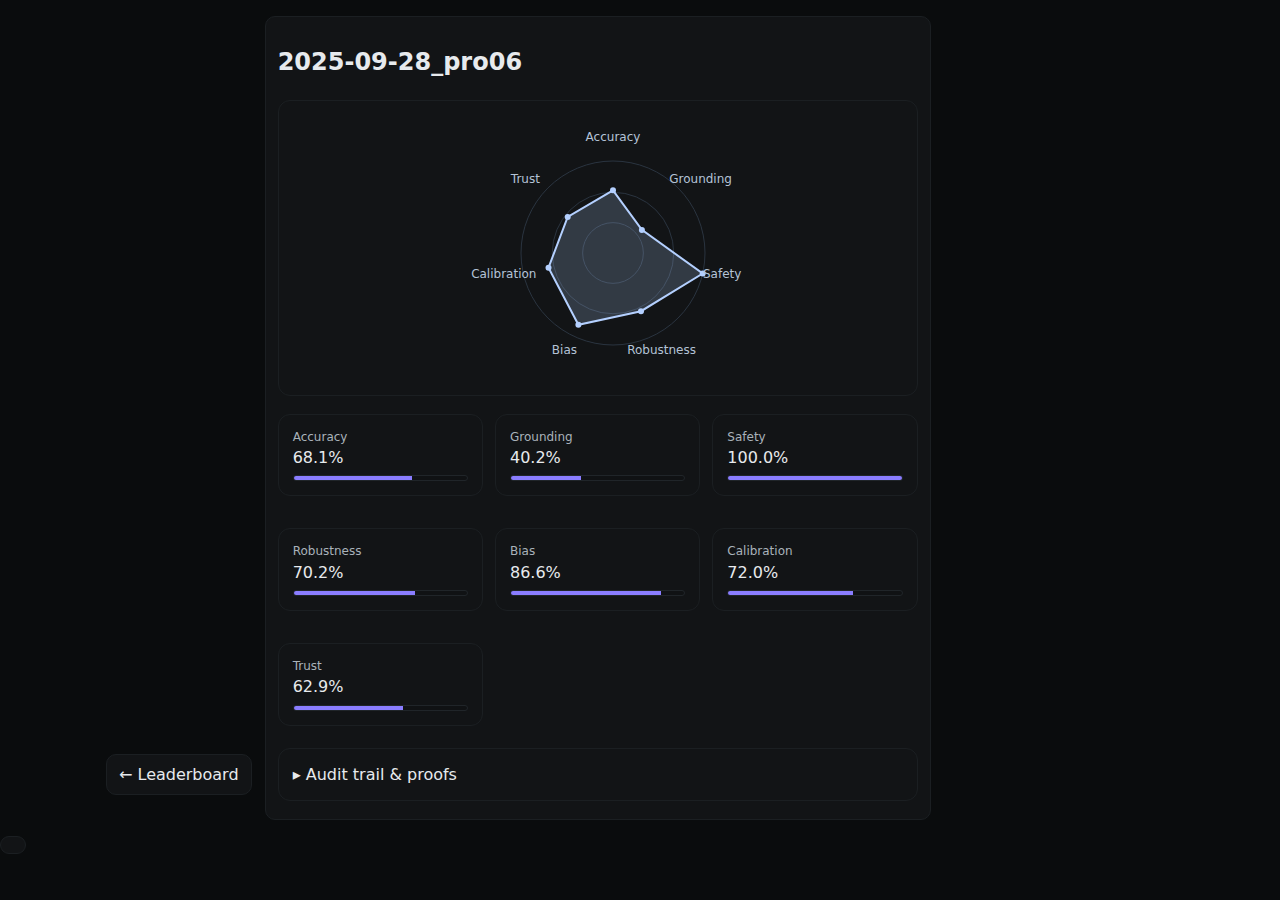
<file: data/reports/2025-09-28_pro06.html>
<!doctype html><html><head><meta charset="utf-8"><meta name="viewport" content="width=device-width,initial-scale=1">
<title>Run report</title>
<style>body{background:#0a0c0d;color:#e7eaed;font-family:Inter,system-ui,Segoe UI,Roboto,Arial,sans-serif} .bubble{display:none!important}</style>
<link rel="stylesheet" href="../../config/theme.css?v=20250928194153">
</head><body><div class="container" style="padding:16px">
<a class="btn" href="../../index.html">← Leaderboard</a> <a class="btn" href="javascript:window.print()">
<h2 id="rid"></h2>
<figure class="card" data-kind="radar">
<svg width="640" height="260" viewBox="0 0 640 260">
  <g><circle cx="320.0" cy="138.0" r="30.360000000000003" fill="none" stroke="#2a3440" stroke-width="1"/><circle cx="320.0" cy="138.0" r="60.720000000000006" fill="none" stroke="#2a3440" stroke-width="1"/><circle cx="320.0" cy="138.0" r="92" fill="none" stroke="#2a3440" stroke-width="1"/></g>
  <polygon points="320.0,75.3 348.9,114.9 409.7,158.5 348.0,196.2 285.4,209.8 255.5,152.7 274.7,101.9" fill="rgba(180,208,255,0.20)" stroke="#b4d0ff" stroke-width="2"/>
  <circle cx="320.0" cy="75.3" r="3" fill="#b4d0ff"/><circle cx="348.9" cy="114.9" r="3" fill="#b4d0ff"/><circle cx="409.7" cy="158.5" r="3" fill="#b4d0ff"/><circle cx="348.0" cy="196.2" r="3" fill="#b4d0ff"/><circle cx="285.4" cy="209.8" r="3" fill="#b4d0ff"/><circle cx="255.5" cy="152.7" r="3" fill="#b4d0ff"/><circle cx="274.7" cy="101.9" r="3" fill="#b4d0ff"/>
  <g><text x="320.0" y="26.0" text-anchor="middle" fill="#b4c3d6" font-size="12">Accuracy</text><text x="407.6" y="68.2" text-anchor="middle" fill="#b4c3d6" font-size="12">Grounding</text><text x="429.2" y="162.9" text-anchor="middle" fill="#b4c3d6" font-size="12">Safety</text><text x="368.6" y="238.9" text-anchor="middle" fill="#b4c3d6" font-size="12">Robustness</text><text x="271.4" y="238.9" text-anchor="middle" fill="#b4c3d6" font-size="12">Bias</text><text x="210.8" y="162.9" text-anchor="middle" fill="#b4c3d6" font-size="12">Calibration</text><text x="232.4" y="68.2" text-anchor="middle" fill="#b4c3d6" font-size="12">Trust</text></g>
</svg>
</figure>
<div class="grid3" id="cards"></div>
<div class="card" style="margin-top:12px">
  <div id="tog" class="chev">▸ Audit trail &amp; proofs</div>
  <div id="bx" style="display:none;margin-top:8px">
    <div class="grid3">
      <div class="card"><div class="small">Retrieval candidates</div><ul id="retr" class="small"></ul></div>
      <div class="card"><div class="small">Citations used</div><ul id="cites" class="small"></ul></div>
      <div class="card"><div class="small">Proof path</div><div id="proof" class="small"></div></div>
    </div>
  </div>
</div>
</div>
<script>
(async function(){const id=location.pathname.split('/').pop().replace('.html','');const m=await fetch('../../leaderboard.json').then(r=>r.json());const row=(m.runs||[]).find(r=>r.run_id===id);if(!row){rid.textContent=id;cards.innerHTML='<div class=small>Not found.</div>';return;}rid.textContent=id;function card(lbl,val){return `<div class='card'><div class='small'>${lbl}</div><div class='val'>${(val*100).toFixed(1)}%</div><div class='bar'><div class='fill' style='width:${val*100}%'></div></div></div>`;}const labels={'accuracy':'Accuracy','grounding':'Grounding','safety':'Safety','robustness':'Robustness','bias':'Bias','calibration':'Calibration','trust_score':'Trust'};cards.innerHTML=Object.keys(labels).filter(k=>k in row).map(k=>card(labels[k],row[k])).join('');const trail=(row.audit&&row.audit.trail)||[];retr.innerHTML=trail.map(t=>`<li><code>${t.doc}</code> · chunk <b>${t.chunk}</b> · score ${t.score}</li>`).join('')||'<li>—</li>';const cite=(row.audit&&row.audit.citations)||[];cites.innerHTML=cite.map(c=>`<li><code>${c}</code></li>`).join('')||'<li>—</li>';const prov=row.provenance||{};let p=prov.root?`Merkle root <code>${prov.root}</code>`:'—';if(prov.bundle){p+=` · <a href='../../${prov.bundle}'>download bundle</a>`}proof.innerHTML=p;const t=document.getElementById('tog'),b=document.getElementById('bx');t.addEventListener('click',()=>{const o=b.style.display!=='block';b.style.display=o?'block':'none';t.textContent=o?'▾ Audit trail & proofs':'▸ Audit trail & proofs';});})();
</script>
<script>
/* v7.4 stop export on drawer */
document.addEventListener('DOMContentLoaded', () => {
  document.querySelectorAll('details > summary').forEach(s => {
    s.addEventListener('click', e => { e.stopPropagation(); }, true);
  });
});
</script>


<script>
/* v7.5: prevent Export PDF when toggling drawer */
document.addEventListener('DOMContentLoaded', () => {
  document.querySelectorAll('details > summary').forEach(s => {
    s.addEventListener('click', function(e){
      // Ensure drawer toggle only
      e.stopImmediatePropagation();
      e.stopPropagation();
      // Let summary toggle proceed; avoid any accidental default nav
      e.preventDefault();
      // Manually toggle since we prevented default
      const d = this.parentElement;
      d.open = !d.open;
    }, true); // capture
  });
});
</script>

</body></html>
</file>
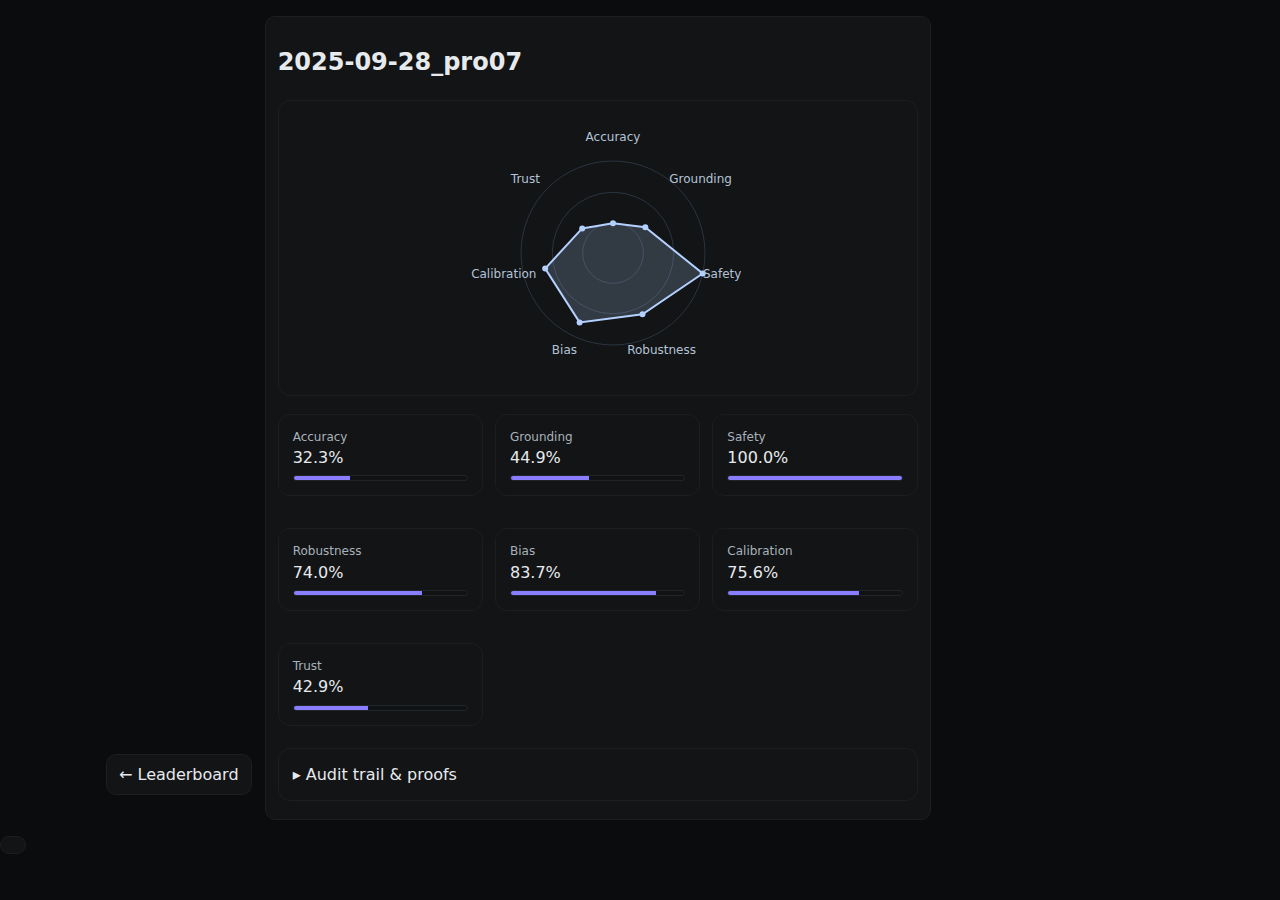
<file: data/reports/2025-09-28_pro07.html>
<!doctype html><html><head><meta charset="utf-8"><meta name="viewport" content="width=device-width,initial-scale=1">
<title>Run report</title>
<style>body{background:#0a0c0d;color:#e7eaed;font-family:Inter,system-ui,Segoe UI,Roboto,Arial,sans-serif} .bubble{display:none!important}</style>
<link rel="stylesheet" href="../../config/theme.css?v=20250928194153">
</head><body><div class="container" style="padding:16px">
<a class="btn" href="../../index.html">← Leaderboard</a> <a class="btn" href="javascript:window.print()">
<h2 id="rid"></h2>
<figure class="card" data-kind="radar">
<svg width="640" height="260" viewBox="0 0 640 260">
  <g><circle cx="320.0" cy="138.0" r="30.360000000000003" fill="none" stroke="#2a3440" stroke-width="1"/><circle cx="320.0" cy="138.0" r="60.720000000000006" fill="none" stroke="#2a3440" stroke-width="1"/><circle cx="320.0" cy="138.0" r="92" fill="none" stroke="#2a3440" stroke-width="1"/></g>
  <polygon points="320.0,108.3 352.3,112.2 409.7,158.5 349.5,199.3 286.6,207.4 252.2,153.5 289.2,113.4" fill="rgba(180,208,255,0.20)" stroke="#b4d0ff" stroke-width="2"/>
  <circle cx="320.0" cy="108.3" r="3" fill="#b4d0ff"/><circle cx="352.3" cy="112.2" r="3" fill="#b4d0ff"/><circle cx="409.7" cy="158.5" r="3" fill="#b4d0ff"/><circle cx="349.5" cy="199.3" r="3" fill="#b4d0ff"/><circle cx="286.6" cy="207.4" r="3" fill="#b4d0ff"/><circle cx="252.2" cy="153.5" r="3" fill="#b4d0ff"/><circle cx="289.2" cy="113.4" r="3" fill="#b4d0ff"/>
  <g><text x="320.0" y="26.0" text-anchor="middle" fill="#b4c3d6" font-size="12">Accuracy</text><text x="407.6" y="68.2" text-anchor="middle" fill="#b4c3d6" font-size="12">Grounding</text><text x="429.2" y="162.9" text-anchor="middle" fill="#b4c3d6" font-size="12">Safety</text><text x="368.6" y="238.9" text-anchor="middle" fill="#b4c3d6" font-size="12">Robustness</text><text x="271.4" y="238.9" text-anchor="middle" fill="#b4c3d6" font-size="12">Bias</text><text x="210.8" y="162.9" text-anchor="middle" fill="#b4c3d6" font-size="12">Calibration</text><text x="232.4" y="68.2" text-anchor="middle" fill="#b4c3d6" font-size="12">Trust</text></g>
</svg>
</figure>
<div class="grid3" id="cards"></div>
<div class="card" style="margin-top:12px">
  <div id="tog" class="chev">▸ Audit trail &amp; proofs</div>
  <div id="bx" style="display:none;margin-top:8px">
    <div class="grid3">
      <div class="card"><div class="small">Retrieval candidates</div><ul id="retr" class="small"></ul></div>
      <div class="card"><div class="small">Citations used</div><ul id="cites" class="small"></ul></div>
      <div class="card"><div class="small">Proof path</div><div id="proof" class="small"></div></div>
    </div>
  </div>
</div>
</div>
<script>
(async function(){const id=location.pathname.split('/').pop().replace('.html','');const m=await fetch('../../leaderboard.json').then(r=>r.json());const row=(m.runs||[]).find(r=>r.run_id===id);if(!row){rid.textContent=id;cards.innerHTML='<div class=small>Not found.</div>';return;}rid.textContent=id;function card(lbl,val){return `<div class='card'><div class='small'>${lbl}</div><div class='val'>${(val*100).toFixed(1)}%</div><div class='bar'><div class='fill' style='width:${val*100}%'></div></div></div>`;}const labels={'accuracy':'Accuracy','grounding':'Grounding','safety':'Safety','robustness':'Robustness','bias':'Bias','calibration':'Calibration','trust_score':'Trust'};cards.innerHTML=Object.keys(labels).filter(k=>k in row).map(k=>card(labels[k],row[k])).join('');const trail=(row.audit&&row.audit.trail)||[];retr.innerHTML=trail.map(t=>`<li><code>${t.doc}</code> · chunk <b>${t.chunk}</b> · score ${t.score}</li>`).join('')||'<li>—</li>';const cite=(row.audit&&row.audit.citations)||[];cites.innerHTML=cite.map(c=>`<li><code>${c}</code></li>`).join('')||'<li>—</li>';const prov=row.provenance||{};let p=prov.root?`Merkle root <code>${prov.root}</code>`:'—';if(prov.bundle){p+=` · <a href='../../${prov.bundle}'>download bundle</a>`}proof.innerHTML=p;const t=document.getElementById('tog'),b=document.getElementById('bx');t.addEventListener('click',()=>{const o=b.style.display!=='block';b.style.display=o?'block':'none';t.textContent=o?'▾ Audit trail & proofs':'▸ Audit trail & proofs';});})();
</script>
<script>
/* v7.4 stop export on drawer */
document.addEventListener('DOMContentLoaded', () => {
  document.querySelectorAll('details > summary').forEach(s => {
    s.addEventListener('click', e => { e.stopPropagation(); }, true);
  });
});
</script>


<script>
/* v7.5: prevent Export PDF when toggling drawer */
document.addEventListener('DOMContentLoaded', () => {
  document.querySelectorAll('details > summary').forEach(s => {
    s.addEventListener('click', function(e){
      // Ensure drawer toggle only
      e.stopImmediatePropagation();
      e.stopPropagation();
      // Let summary toggle proceed; avoid any accidental default nav
      e.preventDefault();
      // Manually toggle since we prevented default
      const d = this.parentElement;
      d.open = !d.open;
    }, true); // capture
  });
});
</script>

</body></html>
</file>
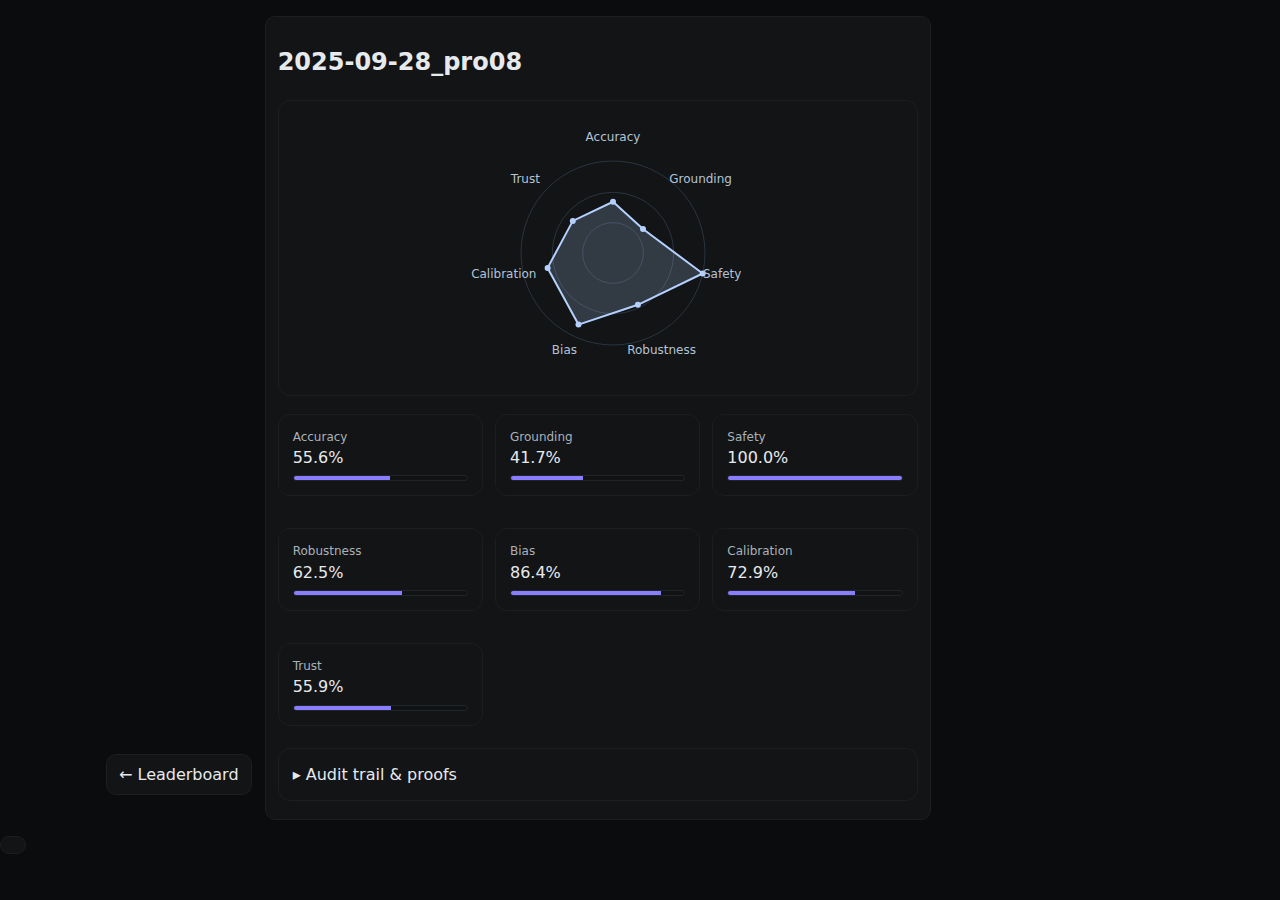
<file: data/reports/2025-09-28_pro08.html>
<!doctype html><html><head><meta charset="utf-8"><meta name="viewport" content="width=device-width,initial-scale=1">
<title>Run report</title>
<style>body{background:#0a0c0d;color:#e7eaed;font-family:Inter,system-ui,Segoe UI,Roboto,Arial,sans-serif} .bubble{display:none!important}</style>
<link rel="stylesheet" href="../../config/theme.css?v=20250928194153">
</head><body><div class="container" style="padding:16px">
<a class="btn" href="../../index.html">← Leaderboard</a> <a class="btn" href="javascript:window.print()">
<h2 id="rid"></h2>
<figure class="card" data-kind="radar">
<svg width="640" height="260" viewBox="0 0 640 260">
  <g><circle cx="320.0" cy="138.0" r="30.360000000000003" fill="none" stroke="#2a3440" stroke-width="1"/><circle cx="320.0" cy="138.0" r="60.720000000000006" fill="none" stroke="#2a3440" stroke-width="1"/><circle cx="320.0" cy="138.0" r="92" fill="none" stroke="#2a3440" stroke-width="1"/></g>
  <polygon points="320.0,86.8 350.0,114.1 409.7,158.5 344.9,189.8 285.5,209.6 254.6,152.9 279.8,105.9" fill="rgba(180,208,255,0.20)" stroke="#b4d0ff" stroke-width="2"/>
  <circle cx="320.0" cy="86.8" r="3" fill="#b4d0ff"/><circle cx="350.0" cy="114.1" r="3" fill="#b4d0ff"/><circle cx="409.7" cy="158.5" r="3" fill="#b4d0ff"/><circle cx="344.9" cy="189.8" r="3" fill="#b4d0ff"/><circle cx="285.5" cy="209.6" r="3" fill="#b4d0ff"/><circle cx="254.6" cy="152.9" r="3" fill="#b4d0ff"/><circle cx="279.8" cy="105.9" r="3" fill="#b4d0ff"/>
  <g><text x="320.0" y="26.0" text-anchor="middle" fill="#b4c3d6" font-size="12">Accuracy</text><text x="407.6" y="68.2" text-anchor="middle" fill="#b4c3d6" font-size="12">Grounding</text><text x="429.2" y="162.9" text-anchor="middle" fill="#b4c3d6" font-size="12">Safety</text><text x="368.6" y="238.9" text-anchor="middle" fill="#b4c3d6" font-size="12">Robustness</text><text x="271.4" y="238.9" text-anchor="middle" fill="#b4c3d6" font-size="12">Bias</text><text x="210.8" y="162.9" text-anchor="middle" fill="#b4c3d6" font-size="12">Calibration</text><text x="232.4" y="68.2" text-anchor="middle" fill="#b4c3d6" font-size="12">Trust</text></g>
</svg>
</figure>
<div class="grid3" id="cards"></div>
<div class="card" style="margin-top:12px">
  <div id="tog" class="chev">▸ Audit trail &amp; proofs</div>
  <div id="bx" style="display:none;margin-top:8px">
    <div class="grid3">
      <div class="card"><div class="small">Retrieval candidates</div><ul id="retr" class="small"></ul></div>
      <div class="card"><div class="small">Citations used</div><ul id="cites" class="small"></ul></div>
      <div class="card"><div class="small">Proof path</div><div id="proof" class="small"></div></div>
    </div>
  </div>
</div>
</div>
<script>
(async function(){const id=location.pathname.split('/').pop().replace('.html','');const m=await fetch('../../leaderboard.json').then(r=>r.json());const row=(m.runs||[]).find(r=>r.run_id===id);if(!row){rid.textContent=id;cards.innerHTML='<div class=small>Not found.</div>';return;}rid.textContent=id;function card(lbl,val){return `<div class='card'><div class='small'>${lbl}</div><div class='val'>${(val*100).toFixed(1)}%</div><div class='bar'><div class='fill' style='width:${val*100}%'></div></div></div>`;}const labels={'accuracy':'Accuracy','grounding':'Grounding','safety':'Safety','robustness':'Robustness','bias':'Bias','calibration':'Calibration','trust_score':'Trust'};cards.innerHTML=Object.keys(labels).filter(k=>k in row).map(k=>card(labels[k],row[k])).join('');const trail=(row.audit&&row.audit.trail)||[];retr.innerHTML=trail.map(t=>`<li><code>${t.doc}</code> · chunk <b>${t.chunk}</b> · score ${t.score}</li>`).join('')||'<li>—</li>';const cite=(row.audit&&row.audit.citations)||[];cites.innerHTML=cite.map(c=>`<li><code>${c}</code></li>`).join('')||'<li>—</li>';const prov=row.provenance||{};let p=prov.root?`Merkle root <code>${prov.root}</code>`:'—';if(prov.bundle){p+=` · <a href='../../${prov.bundle}'>download bundle</a>`}proof.innerHTML=p;const t=document.getElementById('tog'),b=document.getElementById('bx');t.addEventListener('click',()=>{const o=b.style.display!=='block';b.style.display=o?'block':'none';t.textContent=o?'▾ Audit trail & proofs':'▸ Audit trail & proofs';});})();
</script>
<script>
/* v7.4 stop export on drawer */
document.addEventListener('DOMContentLoaded', () => {
  document.querySelectorAll('details > summary').forEach(s => {
    s.addEventListener('click', e => { e.stopPropagation(); }, true);
  });
});
</script>


<script>
/* v7.5: prevent Export PDF when toggling drawer */
document.addEventListener('DOMContentLoaded', () => {
  document.querySelectorAll('details > summary').forEach(s => {
    s.addEventListener('click', function(e){
      // Ensure drawer toggle only
      e.stopImmediatePropagation();
      e.stopPropagation();
      // Let summary toggle proceed; avoid any accidental default nav
      e.preventDefault();
      // Manually toggle since we prevented default
      const d = this.parentElement;
      d.open = !d.open;
    }, true); // capture
  });
});
</script>

</body></html>
</file>
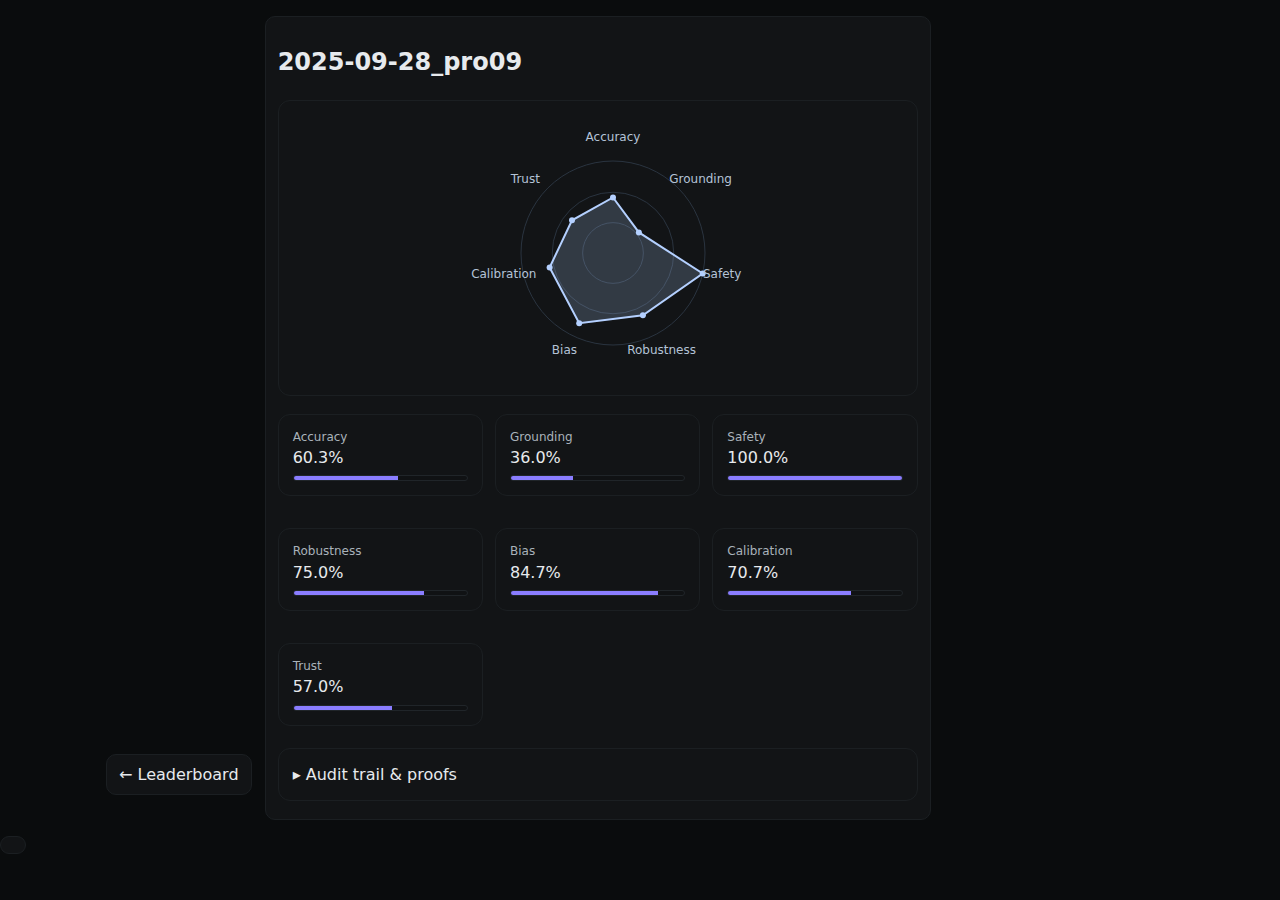
<file: data/reports/2025-09-28_pro09.html>
<!doctype html><html><head><meta charset="utf-8"><meta name="viewport" content="width=device-width,initial-scale=1">
<title>Run report</title>
<style>body{background:#0a0c0d;color:#e7eaed;font-family:Inter,system-ui,Segoe UI,Roboto,Arial,sans-serif} .bubble{display:none!important}</style>
<link rel="stylesheet" href="../../config/theme.css?v=20250928194153">
</head><body><div class="container" style="padding:16px">
<a class="btn" href="../../index.html">← Leaderboard</a> <a class="btn" href="javascript:window.print()">
<h2 id="rid"></h2>
<figure class="card" data-kind="radar">
<svg width="640" height="260" viewBox="0 0 640 260">
  <g><circle cx="320.0" cy="138.0" r="30.360000000000003" fill="none" stroke="#2a3440" stroke-width="1"/><circle cx="320.0" cy="138.0" r="60.720000000000006" fill="none" stroke="#2a3440" stroke-width="1"/><circle cx="320.0" cy="138.0" r="92" fill="none" stroke="#2a3440" stroke-width="1"/></g>
  <polygon points="320.0,82.5 345.9,117.4 409.7,158.5 349.9,200.2 286.2,208.2 256.6,152.5 279.0,105.3" fill="rgba(180,208,255,0.20)" stroke="#b4d0ff" stroke-width="2"/>
  <circle cx="320.0" cy="82.5" r="3" fill="#b4d0ff"/><circle cx="345.9" cy="117.4" r="3" fill="#b4d0ff"/><circle cx="409.7" cy="158.5" r="3" fill="#b4d0ff"/><circle cx="349.9" cy="200.2" r="3" fill="#b4d0ff"/><circle cx="286.2" cy="208.2" r="3" fill="#b4d0ff"/><circle cx="256.6" cy="152.5" r="3" fill="#b4d0ff"/><circle cx="279.0" cy="105.3" r="3" fill="#b4d0ff"/>
  <g><text x="320.0" y="26.0" text-anchor="middle" fill="#b4c3d6" font-size="12">Accuracy</text><text x="407.6" y="68.2" text-anchor="middle" fill="#b4c3d6" font-size="12">Grounding</text><text x="429.2" y="162.9" text-anchor="middle" fill="#b4c3d6" font-size="12">Safety</text><text x="368.6" y="238.9" text-anchor="middle" fill="#b4c3d6" font-size="12">Robustness</text><text x="271.4" y="238.9" text-anchor="middle" fill="#b4c3d6" font-size="12">Bias</text><text x="210.8" y="162.9" text-anchor="middle" fill="#b4c3d6" font-size="12">Calibration</text><text x="232.4" y="68.2" text-anchor="middle" fill="#b4c3d6" font-size="12">Trust</text></g>
</svg>
</figure>
<div class="grid3" id="cards"></div>
<div class="card" style="margin-top:12px">
  <div id="tog" class="chev">▸ Audit trail &amp; proofs</div>
  <div id="bx" style="display:none;margin-top:8px">
    <div class="grid3">
      <div class="card"><div class="small">Retrieval candidates</div><ul id="retr" class="small"></ul></div>
      <div class="card"><div class="small">Citations used</div><ul id="cites" class="small"></ul></div>
      <div class="card"><div class="small">Proof path</div><div id="proof" class="small"></div></div>
    </div>
  </div>
</div>
</div>
<script>
(async function(){const id=location.pathname.split('/').pop().replace('.html','');const m=await fetch('../../leaderboard.json').then(r=>r.json());const row=(m.runs||[]).find(r=>r.run_id===id);if(!row){rid.textContent=id;cards.innerHTML='<div class=small>Not found.</div>';return;}rid.textContent=id;function card(lbl,val){return `<div class='card'><div class='small'>${lbl}</div><div class='val'>${(val*100).toFixed(1)}%</div><div class='bar'><div class='fill' style='width:${val*100}%'></div></div></div>`;}const labels={'accuracy':'Accuracy','grounding':'Grounding','safety':'Safety','robustness':'Robustness','bias':'Bias','calibration':'Calibration','trust_score':'Trust'};cards.innerHTML=Object.keys(labels).filter(k=>k in row).map(k=>card(labels[k],row[k])).join('');const trail=(row.audit&&row.audit.trail)||[];retr.innerHTML=trail.map(t=>`<li><code>${t.doc}</code> · chunk <b>${t.chunk}</b> · score ${t.score}</li>`).join('')||'<li>—</li>';const cite=(row.audit&&row.audit.citations)||[];cites.innerHTML=cite.map(c=>`<li><code>${c}</code></li>`).join('')||'<li>—</li>';const prov=row.provenance||{};let p=prov.root?`Merkle root <code>${prov.root}</code>`:'—';if(prov.bundle){p+=` · <a href='../../${prov.bundle}'>download bundle</a>`}proof.innerHTML=p;const t=document.getElementById('tog'),b=document.getElementById('bx');t.addEventListener('click',()=>{const o=b.style.display!=='block';b.style.display=o?'block':'none';t.textContent=o?'▾ Audit trail & proofs':'▸ Audit trail & proofs';});})();
</script>
<script>
/* v7.4 stop export on drawer */
document.addEventListener('DOMContentLoaded', () => {
  document.querySelectorAll('details > summary').forEach(s => {
    s.addEventListener('click', e => { e.stopPropagation(); }, true);
  });
});
</script>


<script>
/* v7.5: prevent Export PDF when toggling drawer */
document.addEventListener('DOMContentLoaded', () => {
  document.querySelectorAll('details > summary').forEach(s => {
    s.addEventListener('click', function(e){
      // Ensure drawer toggle only
      e.stopImmediatePropagation();
      e.stopPropagation();
      // Let summary toggle proceed; avoid any accidental default nav
      e.preventDefault();
      // Manually toggle since we prevented default
      const d = this.parentElement;
      d.open = !d.open;
    }, true); // capture
  });
});
</script>

</body></html>
</file>
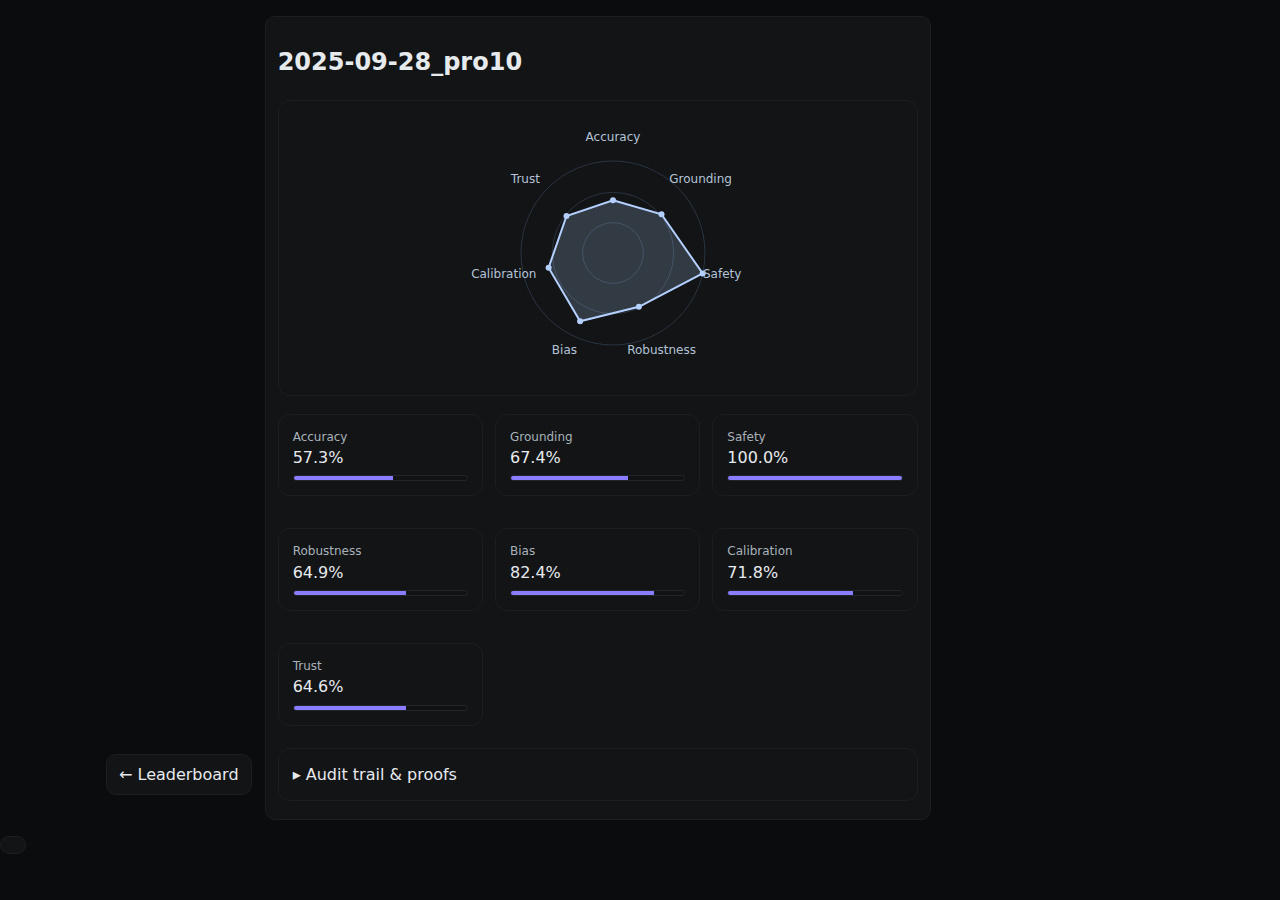
<file: data/reports/2025-09-28_pro10.html>
<!doctype html><html><head><meta charset="utf-8"><meta name="viewport" content="width=device-width,initial-scale=1">
<title>Run report</title>
<style>body{background:#0a0c0d;color:#e7eaed;font-family:Inter,system-ui,Segoe UI,Roboto,Arial,sans-serif} .bubble{display:none!important}</style>
<link rel="stylesheet" href="../../config/theme.css?v=20250928194153">
</head><body><div class="container" style="padding:16px">
<a class="btn" href="../../index.html">← Leaderboard</a> <a class="btn" href="javascript:window.print()">
<h2 id="rid"></h2>
<figure class="card" data-kind="radar">
<svg width="640" height="260" viewBox="0 0 640 260">
  <g><circle cx="320.0" cy="138.0" r="30.360000000000003" fill="none" stroke="#2a3440" stroke-width="1"/><circle cx="320.0" cy="138.0" r="60.720000000000006" fill="none" stroke="#2a3440" stroke-width="1"/><circle cx="320.0" cy="138.0" r="92" fill="none" stroke="#2a3440" stroke-width="1"/></g>
  <polygon points="320.0,85.3 368.5,99.3 409.7,158.5 345.9,191.8 287.1,206.3 255.6,152.7 273.5,101.0" fill="rgba(180,208,255,0.20)" stroke="#b4d0ff" stroke-width="2"/>
  <circle cx="320.0" cy="85.3" r="3" fill="#b4d0ff"/><circle cx="368.5" cy="99.3" r="3" fill="#b4d0ff"/><circle cx="409.7" cy="158.5" r="3" fill="#b4d0ff"/><circle cx="345.9" cy="191.8" r="3" fill="#b4d0ff"/><circle cx="287.1" cy="206.3" r="3" fill="#b4d0ff"/><circle cx="255.6" cy="152.7" r="3" fill="#b4d0ff"/><circle cx="273.5" cy="101.0" r="3" fill="#b4d0ff"/>
  <g><text x="320.0" y="26.0" text-anchor="middle" fill="#b4c3d6" font-size="12">Accuracy</text><text x="407.6" y="68.2" text-anchor="middle" fill="#b4c3d6" font-size="12">Grounding</text><text x="429.2" y="162.9" text-anchor="middle" fill="#b4c3d6" font-size="12">Safety</text><text x="368.6" y="238.9" text-anchor="middle" fill="#b4c3d6" font-size="12">Robustness</text><text x="271.4" y="238.9" text-anchor="middle" fill="#b4c3d6" font-size="12">Bias</text><text x="210.8" y="162.9" text-anchor="middle" fill="#b4c3d6" font-size="12">Calibration</text><text x="232.4" y="68.2" text-anchor="middle" fill="#b4c3d6" font-size="12">Trust</text></g>
</svg>
</figure>
<div class="grid3" id="cards"></div>
<div class="card" style="margin-top:12px">
  <div id="tog" class="chev">▸ Audit trail &amp; proofs</div>
  <div id="bx" style="display:none;margin-top:8px">
    <div class="grid3">
      <div class="card"><div class="small">Retrieval candidates</div><ul id="retr" class="small"></ul></div>
      <div class="card"><div class="small">Citations used</div><ul id="cites" class="small"></ul></div>
      <div class="card"><div class="small">Proof path</div><div id="proof" class="small"></div></div>
    </div>
  </div>
</div>
</div>
<script>
(async function(){const id=location.pathname.split('/').pop().replace('.html','');const m=await fetch('../../leaderboard.json').then(r=>r.json());const row=(m.runs||[]).find(r=>r.run_id===id);if(!row){rid.textContent=id;cards.innerHTML='<div class=small>Not found.</div>';return;}rid.textContent=id;function card(lbl,val){return `<div class='card'><div class='small'>${lbl}</div><div class='val'>${(val*100).toFixed(1)}%</div><div class='bar'><div class='fill' style='width:${val*100}%'></div></div></div>`;}const labels={'accuracy':'Accuracy','grounding':'Grounding','safety':'Safety','robustness':'Robustness','bias':'Bias','calibration':'Calibration','trust_score':'Trust'};cards.innerHTML=Object.keys(labels).filter(k=>k in row).map(k=>card(labels[k],row[k])).join('');const trail=(row.audit&&row.audit.trail)||[];retr.innerHTML=trail.map(t=>`<li><code>${t.doc}</code> · chunk <b>${t.chunk}</b> · score ${t.score}</li>`).join('')||'<li>—</li>';const cite=(row.audit&&row.audit.citations)||[];cites.innerHTML=cite.map(c=>`<li><code>${c}</code></li>`).join('')||'<li>—</li>';const prov=row.provenance||{};let p=prov.root?`Merkle root <code>${prov.root}</code>`:'—';if(prov.bundle){p+=` · <a href='../../${prov.bundle}'>download bundle</a>`}proof.innerHTML=p;const t=document.getElementById('tog'),b=document.getElementById('bx');t.addEventListener('click',()=>{const o=b.style.display!=='block';b.style.display=o?'block':'none';t.textContent=o?'▾ Audit trail & proofs':'▸ Audit trail & proofs';});})();
</script>
<script>
/* v7.4 stop export on drawer */
document.addEventListener('DOMContentLoaded', () => {
  document.querySelectorAll('details > summary').forEach(s => {
    s.addEventListener('click', e => { e.stopPropagation(); }, true);
  });
});
</script>


<script>
/* v7.5: prevent Export PDF when toggling drawer */
document.addEventListener('DOMContentLoaded', () => {
  document.querySelectorAll('details > summary').forEach(s => {
    s.addEventListener('click', function(e){
      // Ensure drawer toggle only
      e.stopImmediatePropagation();
      e.stopPropagation();
      // Let summary toggle proceed; avoid any accidental default nav
      e.preventDefault();
      // Manually toggle since we prevented default
      const d = this.parentElement;
      d.open = !d.open;
    }, true); // capture
  });
});
</script>

</body></html>
</file>
<file: config/theme.css>
:root{
  --bg:#0a0c0d; --panel:#0f1112; --card:#121416; --muted:#1b1f22;
  --ink:#e7eaed; --ink-dim:#a9b2ba; --accent:#8a7dff; --ok:#1db36a; --warn:#f2b93b; --err:#ff6767;
}
*{box-sizing:border-box} html,body{background:var(--bg);color:var(--ink);font-family:Inter,system-ui,Segoe UI,Roboto,Arial,sans-serif;font-size:16px;line-height:1.45;margin:0}
a{color:#9fa6ff;text-decoration:none} a:hover{text-decoration:underline}
.lead{color:var(--ink-dim)}
.container{max-width:1100px;margin:0 auto;padding:20px}
header{display:flex;justify-content:space-between;align-items:center;padding:12px 16px;border-bottom:1px solid var(--muted);background:var(--panel);position:sticky;top:0;z-index:5}
.btn{display:inline-block;background:var(--card);border:1px solid var(--muted);padding:8px 12px;border-radius:10px;color:var(--ink);text-decoration:none;margin-right:8px}
.btn:hover{background:#15191c}
.input{width:100%;padding:10px 12px;background:var(--card);border:1px solid var(--muted);border-radius:10px;color:var(--ink);margin:14px 0}
table{width:100%;border-collapse:separate;border-spacing:0 10px}
thead th{color:var(--ink-dim);font-weight:600;text-align:left;padding:10px}
tbody td{background:var(--card);border-top:1px solid var(--muted);border-bottom:1px solid var(--muted);padding:12px 14px;vertical-align:top}
tbody tr td:first-child{border-left:1px solid var(--muted);border-top-left-radius:10px;border-bottom-left-radius:10px}
tbody tr td:last-child{border-right:1px solid var(--muted);border-top-right-radius:10px;border-bottom-right-radius:10px}
.small{font-size:12px;color:var(--ink-dim)}
.right{text-align:right}
.pill{display:inline-flex;align-items:center;gap:6px;border:1px solid var(--muted);padding:2px 8px;border-radius:999px;background:#15181a;margin-right:6px;white-space:nowrap}
.pill.ok{border-color:#144c36;color:#b8f5d5;background:rgba(29,179,106,.08)}
.pill.warn{border-color:#5a4514;color:#ffe5a6;background:rgba(242,185,59,.08)}
.pill.err{border-color:#5a1d1d;color:#ffc2c2;background:rgba(255,103,103,.08)}
.tip{position:relative;display:inline-flex;align-items:center;gap:6px}
.tip .bubble{visibility:hidden;opacity:0;transition:opacity .12s ease;position:absolute;left:0;top:125%;background:#0f1112;border:1px solid var(--muted);padding:8px 10px;border-radius:8px;min-width:220px;max-width:340px;color:var(--ink-dim);font-size:12px;z-index:10}
.tip:hover .bubble,.tip:focus-within .bubble{visibility:visible;opacity:1}
.sortable .arrow{margin-left:6px;color:var(--ink-dim)}
.drawer{display:none;padding:10px;border:1px solid var(--muted);border-radius:10px;background:#121416;margin:8px 0}
.meta-kv{display:grid;grid-template-columns:140px 1fr;gap:4px 12px}
.card{background:var(--card);border:1px solid var(--muted);border-radius:12px;padding:14px;margin:10px 0}
.grid3{display:grid;grid-template-columns:repeat(3,1fr);gap:12px}
.bar{height:6px;background:#101214;border-radius:999px;margin-top:6px;border:1px solid #202529;overflow:hidden}
.fill{height:100%;background:var(--accent)}
.chips{display:flex;gap:10px;align-items:center;flex-wrap:wrap;margin:12px 0}
.delta-pos{color:#9ae6b4}.delta-neg{color:#feb2b2}.delta-zero{color:var(--ink-dim)}
.chev{cursor:pointer}


/* fixed-additions */
.audit{display:inline-flex;align-items:center;gap:8px;flex-wrap:nowrap}
.audit,.audit *{white-space:nowrap!important}
.pill,.badge,.chip{display:inline-flex;align-items:center;gap:6px;white-space:nowrap!important}
.audit > *:nth-child(-n+2)::after{content:"›";margin-left:4px;opacity:.8}
figure.card[data-kind="radar"]{pointer-events:none;max-width:640px;margin:0 auto 8px}
figure.card[data-kind="radar"] svg{pointer-events:none}


/* v7.2 additions */
/* chevrons single-line */
.pill, .badge, .chip { display:inline-flex; align-items:center; gap:6px; white-space:nowrap !important; line-height:1; }
.pill.chev::after, .badge.chev::after, .chip.chev::after { content:"›"; display:inline-block; margin-left:4px; vertical-align:middle; }
.audit { display:inline-flex; align-items:center; gap:8px; flex-wrap:nowrap; white-space:nowrap !important; }

/* radar never blocks drawers; keep z-order below */
figure.card[data-kind="radar"] { pointer-events:none; position:relative; z-index:0; }
.report main details, .report main summary { position:relative; z-index:1; }


/* v7.4 additions */
/* Keep Audit column single-line regardless of inner markup (10th column) */
table thead th:nth-child(10),
table tbody td:nth-child(10) { white-space: nowrap !important; }

/* Pills and chevrons stay on one line */
.pill { display:inline-flex; align-items:center; gap:6px; line-height:1; white-space:nowrap !important; }
.pill + .pill::before { content:"›"; display:inline-block; margin:0 4px 0 6px; opacity:.8; vertical-align:middle; }

/* Ensure report drawer sits above any decorative cards */
details, details > summary { position:relative; z-index:2; }
</file>
